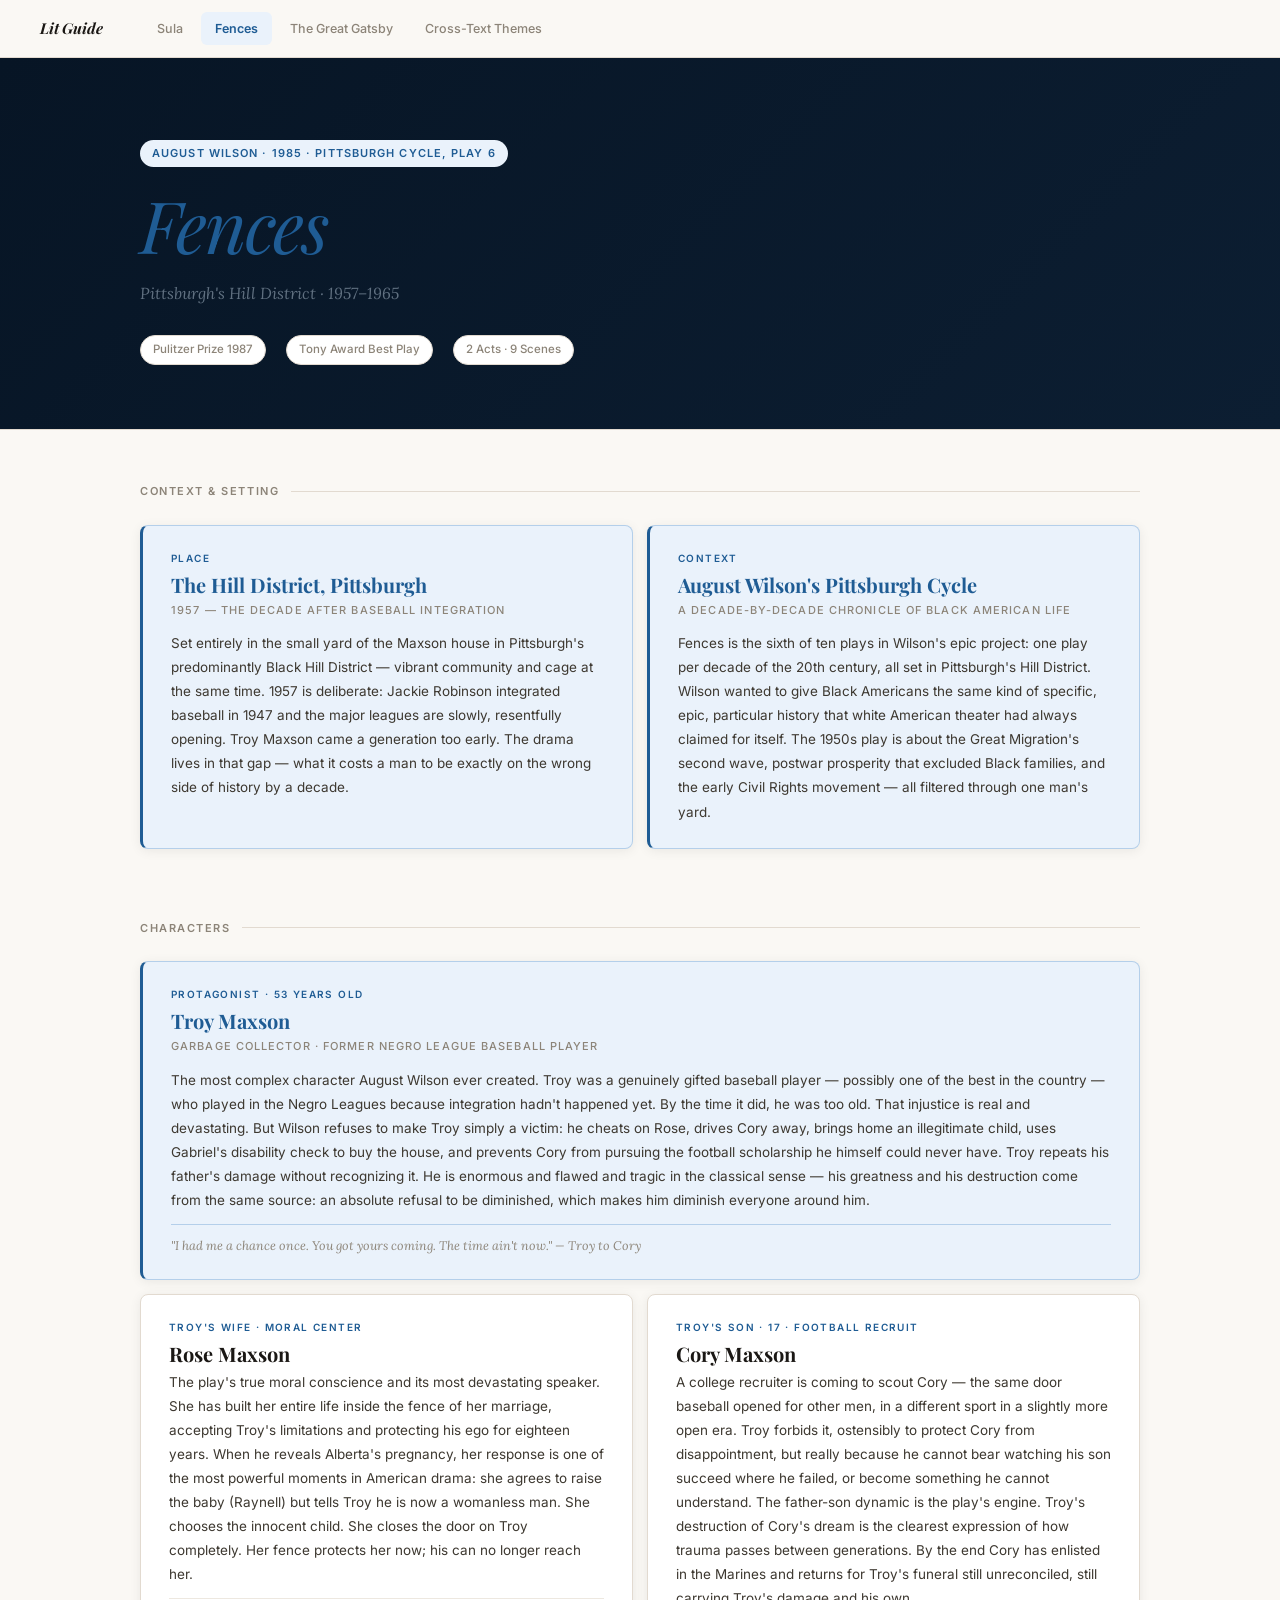
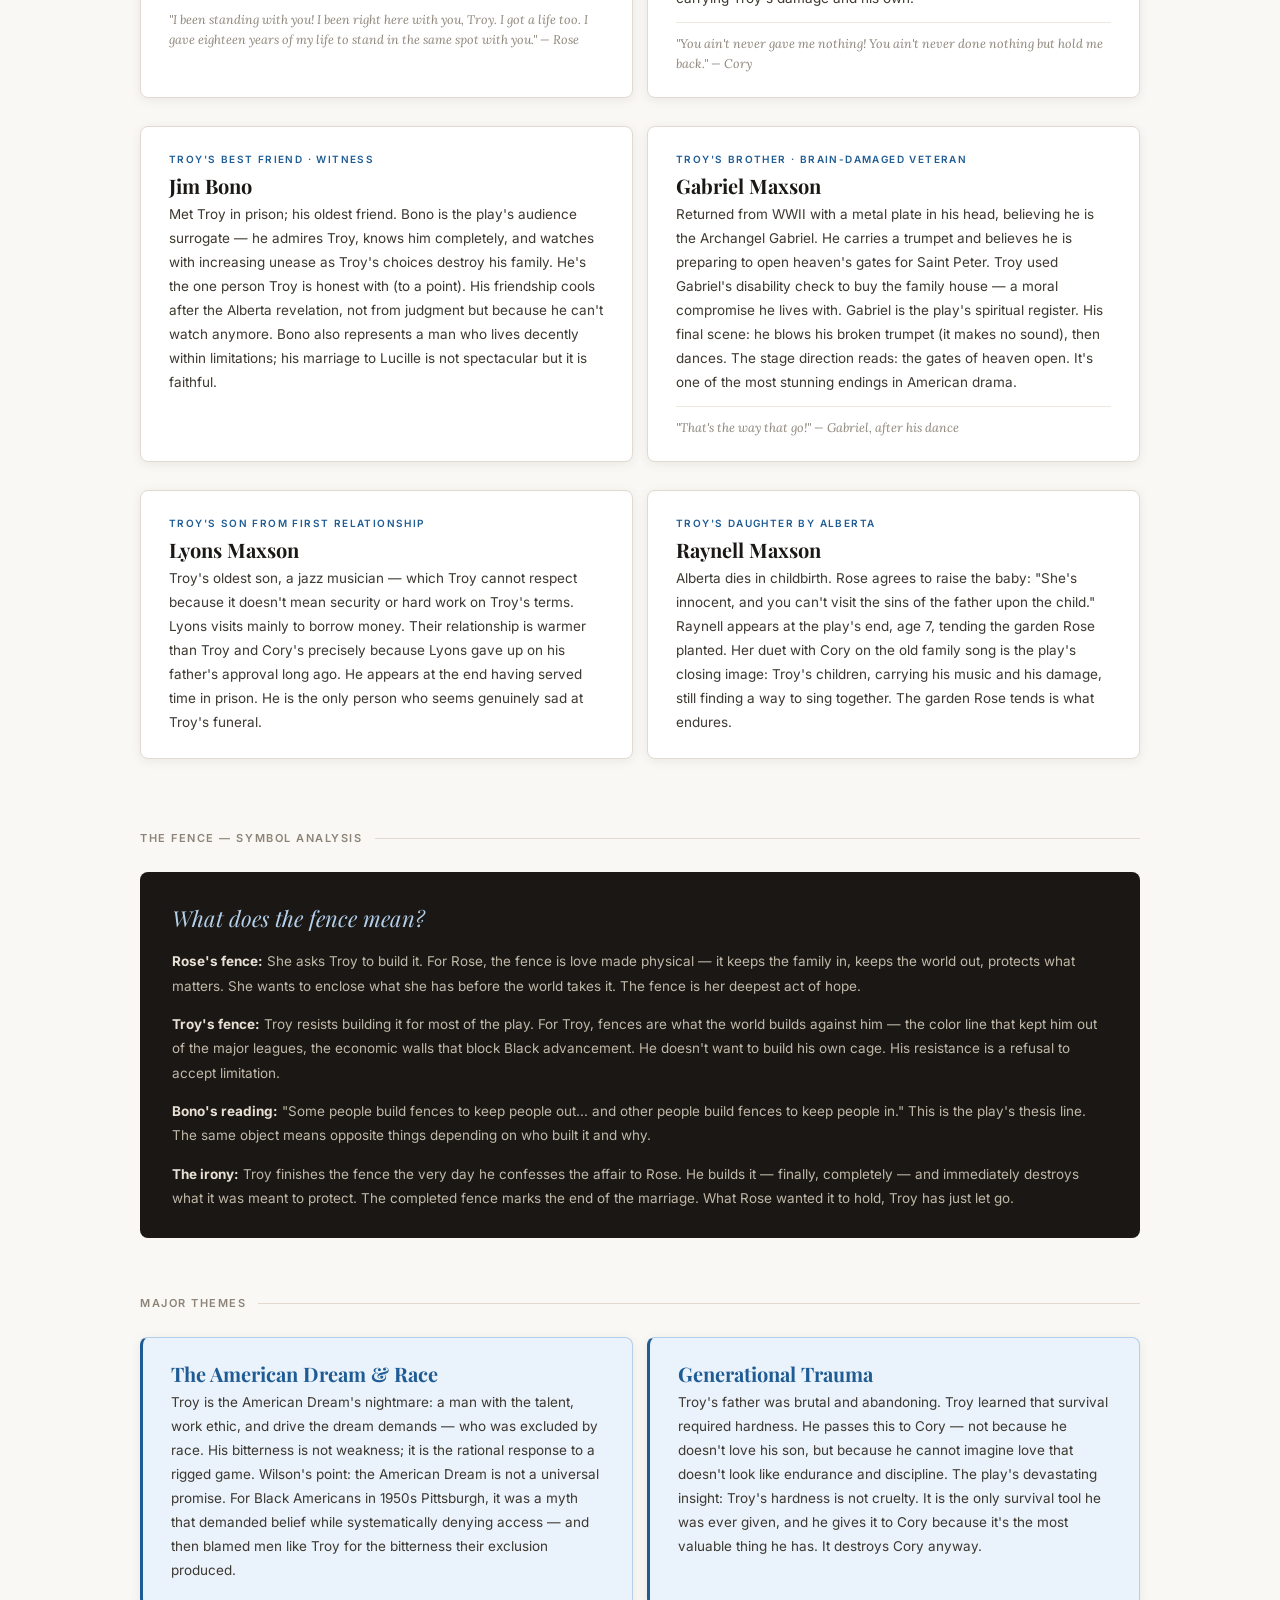
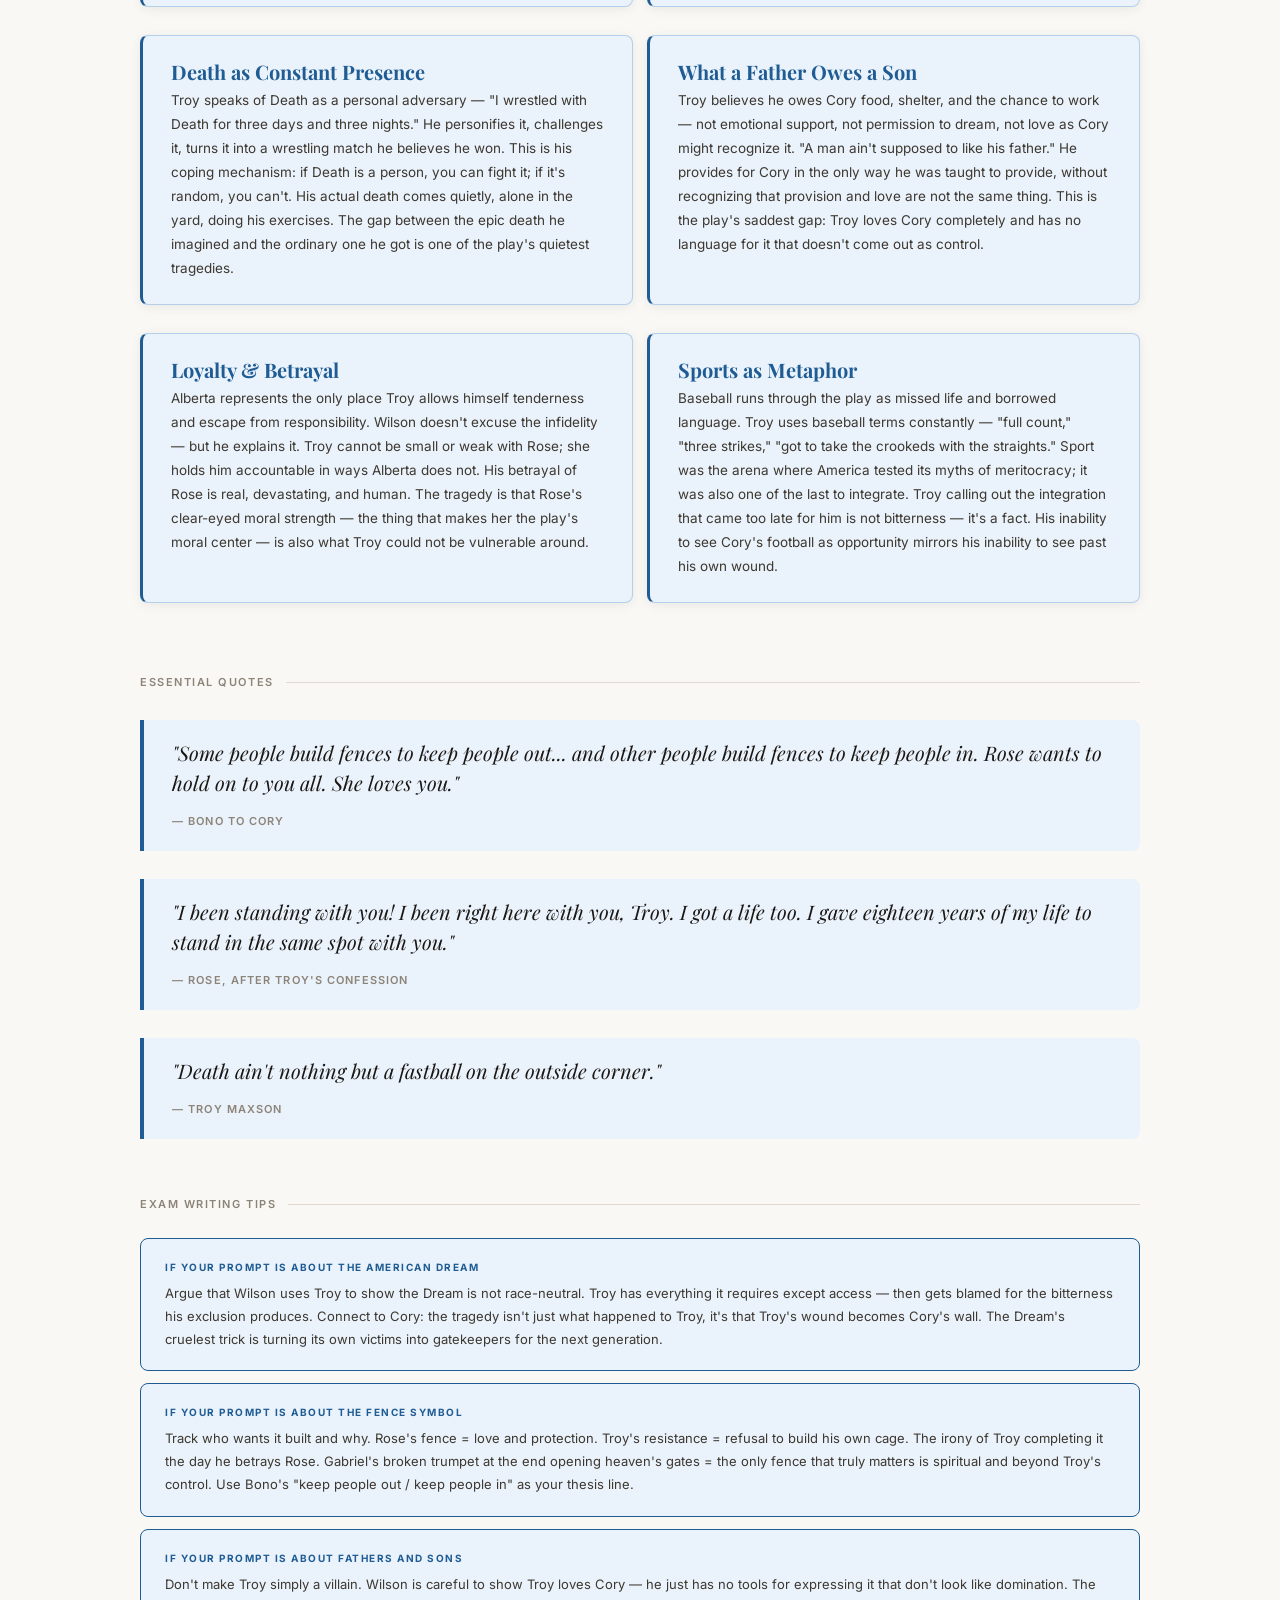
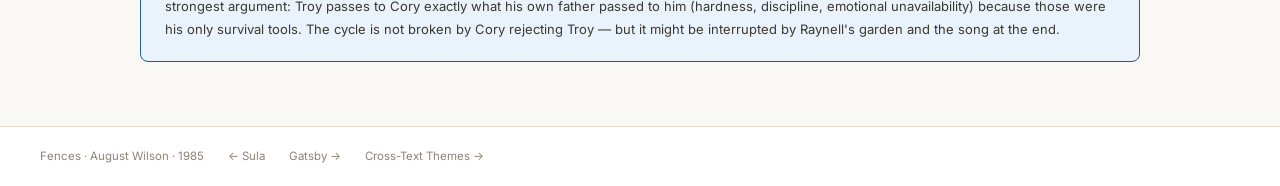
<file: fences.html>
<!DOCTYPE html>
<html lang="en">
<head>
<meta charset="UTF-8">
<meta name="viewport" content="width=device-width, initial-scale=1.0">
<title>Fences · Lit Study Guide</title>
<link rel="stylesheet" href="shared.css">
<style>
:root {
  --accent: var(--fences);
  --accent-light: var(--fences-light);
  --accent-mid: var(--fences-mid);
}
.hero { background: linear-gradient(135deg, #071525 0%, #0C1E32 100%); }
.hero h1, .hero .hero-desc { color: #E8F0F8; }
.hero .hero-desc { color: #607080; }
</style>
</head>
<body>
<nav class="sitenav">
  <a class="sitenav-brand" href="index.html">Lit Guide</a>
  <div class="sitenav-links">
    <a href="sula.html">Sula</a>
    <a href="fences.html" class="active">Fences</a>
    <a href="gatsby.html">The Great Gatsby</a>
    <a href="themes.html">Cross-Text Themes</a>
  </div>
</nav>

<div class="hero">
  <div class="content" style="padding-top:0;padding-bottom:0;">
    <div class="hero-eyebrow fade-up">August Wilson · 1985 · Pittsburgh Cycle, Play 6</div>
    <h1 class="fade-up fade-up-1"><em>Fences</em></h1>
    <p class="hero-desc fade-up fade-up-2">Pittsburgh's Hill District · 1957–1965</p>
    <div class="hero-meta fade-up fade-up-3">
      <span class="hero-tag">Pulitzer Prize 1987</span>
      <span class="hero-tag">Tony Award Best Play</span>
      <span class="hero-tag">2 Acts · 9 Scenes</span>
    </div>
  </div>
</div>

<div class="content">

  <div class="section-hd"><div class="section-hd-text">Context &amp; Setting</div><div class="section-hd-line"></div></div>
  <div class="grid-2">
    <div class="card tinted ruled">
      <div class="card-eyebrow">Place</div>
      <div class="card-title">The Hill District, Pittsburgh</div>
      <div class="card-sub">1957 — The decade after baseball integration</div>
      <div class="card-body">Set entirely in the small yard of the Maxson house in Pittsburgh's predominantly Black Hill District — vibrant community and cage at the same time. 1957 is deliberate: Jackie Robinson integrated baseball in 1947 and the major leagues are slowly, resentfully opening. Troy Maxson came a generation too early. The drama lives in that gap — what it costs a man to be exactly on the wrong side of history by a decade.</div>
    </div>
    <div class="card tinted ruled">
      <div class="card-eyebrow">Context</div>
      <div class="card-title">August Wilson's Pittsburgh Cycle</div>
      <div class="card-sub">A decade-by-decade chronicle of Black American life</div>
      <div class="card-body">Fences is the sixth of ten plays in Wilson's epic project: one play per decade of the 20th century, all set in Pittsburgh's Hill District. Wilson wanted to give Black Americans the same kind of specific, epic, particular history that white American theater had always claimed for itself. The 1950s play is about the Great Migration's second wave, postwar prosperity that excluded Black families, and the early Civil Rights movement — all filtered through one man's yard.</div>
    </div>
  </div>

  <div class="section-hd"><div class="section-hd-text">Characters</div><div class="section-hd-line"></div></div>

  <div class="card ruled tinted">
    <div class="card-eyebrow">Protagonist · 53 years old</div>
    <div class="card-title">Troy Maxson</div>
    <div class="card-sub">Garbage collector · Former Negro League baseball player</div>
    <div class="card-body">The most complex character August Wilson ever created. Troy was a genuinely gifted baseball player — possibly one of the best in the country — who played in the Negro Leagues because integration hadn't happened yet. By the time it did, he was too old. That injustice is real and devastating. But Wilson refuses to make Troy simply a victim: he cheats on Rose, drives Cory away, brings home an illegitimate child, uses Gabriel's disability check to buy the house, and prevents Cory from pursuing the football scholarship he himself could never have. Troy repeats his father's damage without recognizing it. He is enormous and flawed and tragic in the classical sense — his greatness and his destruction come from the same source: an absolute refusal to be diminished, which makes him diminish everyone around him.</div>
    <div class="card-quote">"I had me a chance once. You got yours coming. The time ain't now." — Troy to Cory</div>
  </div>

  <div class="grid-2">
    <div class="card">
      <div class="card-eyebrow">Troy's wife · Moral center</div>
      <div class="card-title">Rose Maxson</div>
      <div class="card-body">The play's true moral conscience and its most devastating speaker. She has built her entire life inside the fence of her marriage, accepting Troy's limitations and protecting his ego for eighteen years. When he reveals Alberta's pregnancy, her response is one of the most powerful moments in American drama: she agrees to raise the baby (Raynell) but tells Troy he is now a womanless man. She chooses the innocent child. She closes the door on Troy completely. Her fence protects her now; his can no longer reach her.</div>
      <div class="card-quote">"I been standing with you! I been right here with you, Troy. I got a life too. I gave eighteen years of my life to stand in the same spot with you." — Rose</div>
    </div>
    <div class="card">
      <div class="card-eyebrow">Troy's son · 17 · Football recruit</div>
      <div class="card-title">Cory Maxson</div>
      <div class="card-body">A college recruiter is coming to scout Cory — the same door baseball opened for other men, in a different sport in a slightly more open era. Troy forbids it, ostensibly to protect Cory from disappointment, but really because he cannot bear watching his son succeed where he failed, or become something he cannot understand. The father-son dynamic is the play's engine. Troy's destruction of Cory's dream is the clearest expression of how trauma passes between generations. By the end Cory has enlisted in the Marines and returns for Troy's funeral still unreconciled, still carrying Troy's damage and his own.</div>
      <div class="card-quote">"You ain't never gave me nothing! You ain't never done nothing but hold me back." — Cory</div>
    </div>
    <div class="card">
      <div class="card-eyebrow">Troy's best friend · Witness</div>
      <div class="card-title">Jim Bono</div>
      <div class="card-body">Met Troy in prison; his oldest friend. Bono is the play's audience surrogate — he admires Troy, knows him completely, and watches with increasing unease as Troy's choices destroy his family. He's the one person Troy is honest with (to a point). His friendship cools after the Alberta revelation, not from judgment but because he can't watch anymore. Bono also represents a man who lives decently within limitations; his marriage to Lucille is not spectacular but it is faithful.</div>
    </div>
    <div class="card">
      <div class="card-eyebrow">Troy's brother · Brain-damaged veteran</div>
      <div class="card-title">Gabriel Maxson</div>
      <div class="card-body">Returned from WWII with a metal plate in his head, believing he is the Archangel Gabriel. He carries a trumpet and believes he is preparing to open heaven's gates for Saint Peter. Troy used Gabriel's disability check to buy the family house — a moral compromise he lives with. Gabriel is the play's spiritual register. His final scene: he blows his broken trumpet (it makes no sound), then dances. The stage direction reads: the gates of heaven open. It's one of the most stunning endings in American drama.</div>
      <div class="card-quote">"That's the way that go!" — Gabriel, after his dance</div>
    </div>
    <div class="card">
      <div class="card-eyebrow">Troy's son from first relationship</div>
      <div class="card-title">Lyons Maxson</div>
      <div class="card-body">Troy's oldest son, a jazz musician — which Troy cannot respect because it doesn't mean security or hard work on Troy's terms. Lyons visits mainly to borrow money. Their relationship is warmer than Troy and Cory's precisely because Lyons gave up on his father's approval long ago. He appears at the end having served time in prison. He is the only person who seems genuinely sad at Troy's funeral.</div>
    </div>
    <div class="card">
      <div class="card-eyebrow">Troy's daughter by Alberta</div>
      <div class="card-title">Raynell Maxson</div>
      <div class="card-body">Alberta dies in childbirth. Rose agrees to raise the baby: "She's innocent, and you can't visit the sins of the father upon the child." Raynell appears at the play's end, age 7, tending the garden Rose planted. Her duet with Cory on the old family song is the play's closing image: Troy's children, carrying his music and his damage, still finding a way to sing together. The garden Rose tends is what endures.</div>
    </div>
  </div>

  <!-- THE FENCE SYMBOL -->
  <div class="section-hd"><div class="section-hd-text">The Fence — Symbol Analysis</div><div class="section-hd-line"></div></div>
  <div class="symbol-box" style="--accent-mid: var(--fences-mid);">
    <div class="symbol-box-title">What does the fence mean?</div>
    <div class="symbol-box-body">
      <p style="margin-bottom:14px;"><strong>Rose's fence:</strong> She asks Troy to build it. For Rose, the fence is love made physical — it keeps the family in, keeps the world out, protects what matters. She wants to enclose what she has before the world takes it. The fence is her deepest act of hope.</p>
      <p style="margin-bottom:14px;"><strong>Troy's fence:</strong> Troy resists building it for most of the play. For Troy, fences are what the world builds against him — the color line that kept him out of the major leagues, the economic walls that block Black advancement. He doesn't want to build his own cage. His resistance is a refusal to accept limitation.</p>
      <p style="margin-bottom:14px;"><strong>Bono's reading:</strong> "Some people build fences to keep people out... and other people build fences to keep people in." This is the play's thesis line. The same object means opposite things depending on who built it and why.</p>
      <p><strong>The irony:</strong> Troy finishes the fence the very day he confesses the affair to Rose. He builds it — finally, completely — and immediately destroys what it was meant to protect. The completed fence marks the end of the marriage. What Rose wanted it to hold, Troy has just let go.</p>
    </div>
  </div>

  <!-- THEMES -->
  <div class="section-hd"><div class="section-hd-text">Major Themes</div><div class="section-hd-line"></div></div>
  <div class="grid-2">
    <div class="card tinted ruled">
      <div class="card-title">The American Dream &amp; Race</div>
      <div class="card-body">Troy is the American Dream's nightmare: a man with the talent, work ethic, and drive the dream demands — who was excluded by race. His bitterness is not weakness; it is the rational response to a rigged game. Wilson's point: the American Dream is not a universal promise. For Black Americans in 1950s Pittsburgh, it was a myth that demanded belief while systematically denying access — and then blamed men like Troy for the bitterness their exclusion produced.</div>
    </div>
    <div class="card tinted ruled">
      <div class="card-title">Generational Trauma</div>
      <div class="card-body">Troy's father was brutal and abandoning. Troy learned that survival required hardness. He passes this to Cory — not because he doesn't love his son, but because he cannot imagine love that doesn't look like endurance and discipline. The play's devastating insight: Troy's hardness is not cruelty. It is the only survival tool he was ever given, and he gives it to Cory because it's the most valuable thing he has. It destroys Cory anyway.</div>
    </div>
    <div class="card tinted ruled">
      <div class="card-title">Death as Constant Presence</div>
      <div class="card-body">Troy speaks of Death as a personal adversary — "I wrestled with Death for three days and three nights." He personifies it, challenges it, turns it into a wrestling match he believes he won. This is his coping mechanism: if Death is a person, you can fight it; if it's random, you can't. His actual death comes quietly, alone in the yard, doing his exercises. The gap between the epic death he imagined and the ordinary one he got is one of the play's quietest tragedies.</div>
    </div>
    <div class="card tinted ruled">
      <div class="card-title">What a Father Owes a Son</div>
      <div class="card-body">Troy believes he owes Cory food, shelter, and the chance to work — not emotional support, not permission to dream, not love as Cory might recognize it. "A man ain't supposed to like his father." He provides for Cory in the only way he was taught to provide, without recognizing that provision and love are not the same thing. This is the play's saddest gap: Troy loves Cory completely and has no language for it that doesn't come out as control.</div>
    </div>
    <div class="card tinted ruled">
      <div class="card-title">Loyalty &amp; Betrayal</div>
      <div class="card-body">Alberta represents the only place Troy allows himself tenderness and escape from responsibility. Wilson doesn't excuse the infidelity — but he explains it. Troy cannot be small or weak with Rose; she holds him accountable in ways Alberta does not. His betrayal of Rose is real, devastating, and human. The tragedy is that Rose's clear-eyed moral strength — the thing that makes her the play's moral center — is also what Troy could not be vulnerable around.</div>
    </div>
    <div class="card tinted ruled">
      <div class="card-title">Sports as Metaphor</div>
      <div class="card-body">Baseball runs through the play as missed life and borrowed language. Troy uses baseball terms constantly — "full count," "three strikes," "got to take the crookeds with the straights." Sport was the arena where America tested its myths of meritocracy; it was also one of the last to integrate. Troy calling out the integration that came too late for him is not bitterness — it's a fact. His inability to see Cory's football as opportunity mirrors his inability to see past his own wound.</div>
    </div>
  </div>

  <!-- QUOTES -->
  <div class="section-hd"><div class="section-hd-text">Essential Quotes</div><div class="section-hd-line"></div></div>
  <div class="pull-quote">
    <p>"Some people build fences to keep people out... and other people build fences to keep people in. Rose wants to hold on to you all. She loves you."</p>
    <cite>— Bono to Cory</cite>
  </div>
  <div class="pull-quote">
    <p>"I been standing with you! I been right here with you, Troy. I got a life too. I gave eighteen years of my life to stand in the same spot with you."</p>
    <cite>— Rose, after Troy's confession</cite>
  </div>
  <div class="pull-quote">
    <p>"Death ain't nothing but a fastball on the outside corner."</p>
    <cite>— Troy Maxson</cite>
  </div>

  <!-- EXAM TIPS -->
  <div class="section-hd"><div class="section-hd-text">Exam Writing Tips</div><div class="section-hd-line"></div></div>
  <div class="exam-tip">
    <div class="exam-tip-label">If your prompt is about the American Dream</div>
    <div class="exam-tip-body">Argue that Wilson uses Troy to show the Dream is not race-neutral. Troy has everything it requires except access — then gets blamed for the bitterness his exclusion produces. Connect to Cory: the tragedy isn't just what happened to Troy, it's that Troy's wound becomes Cory's wall. The Dream's cruelest trick is turning its own victims into gatekeepers for the next generation.</div>
  </div>
  <div class="exam-tip">
    <div class="exam-tip-label">If your prompt is about the fence symbol</div>
    <div class="exam-tip-body">Track who wants it built and why. Rose's fence = love and protection. Troy's resistance = refusal to build his own cage. The irony of Troy completing it the day he betrays Rose. Gabriel's broken trumpet at the end opening heaven's gates = the only fence that truly matters is spiritual and beyond Troy's control. Use Bono's "keep people out / keep people in" as your thesis line.</div>
  </div>
  <div class="exam-tip">
    <div class="exam-tip-label">If your prompt is about fathers and sons</div>
    <div class="exam-tip-body">Don't make Troy simply a villain. Wilson is careful to show Troy loves Cory — he just has no tools for expressing it that don't look like domination. The strongest argument: Troy passes to Cory exactly what his own father passed to him (hardness, discipline, emotional unavailability) because those were his only survival tools. The cycle is not broken by Cory rejecting Troy — but it might be interrupted by Raynell's garden and the song at the end.</div>
  </div>

</div>
<footer class="site-footer">
  <span>Fences · August Wilson · 1985</span>
  <a href="sula.html">← Sula</a>
  <a href="gatsby.html">Gatsby →</a>
  <a href="themes.html">Cross-Text Themes →</a>
</footer>
</body>
</html>
</file>
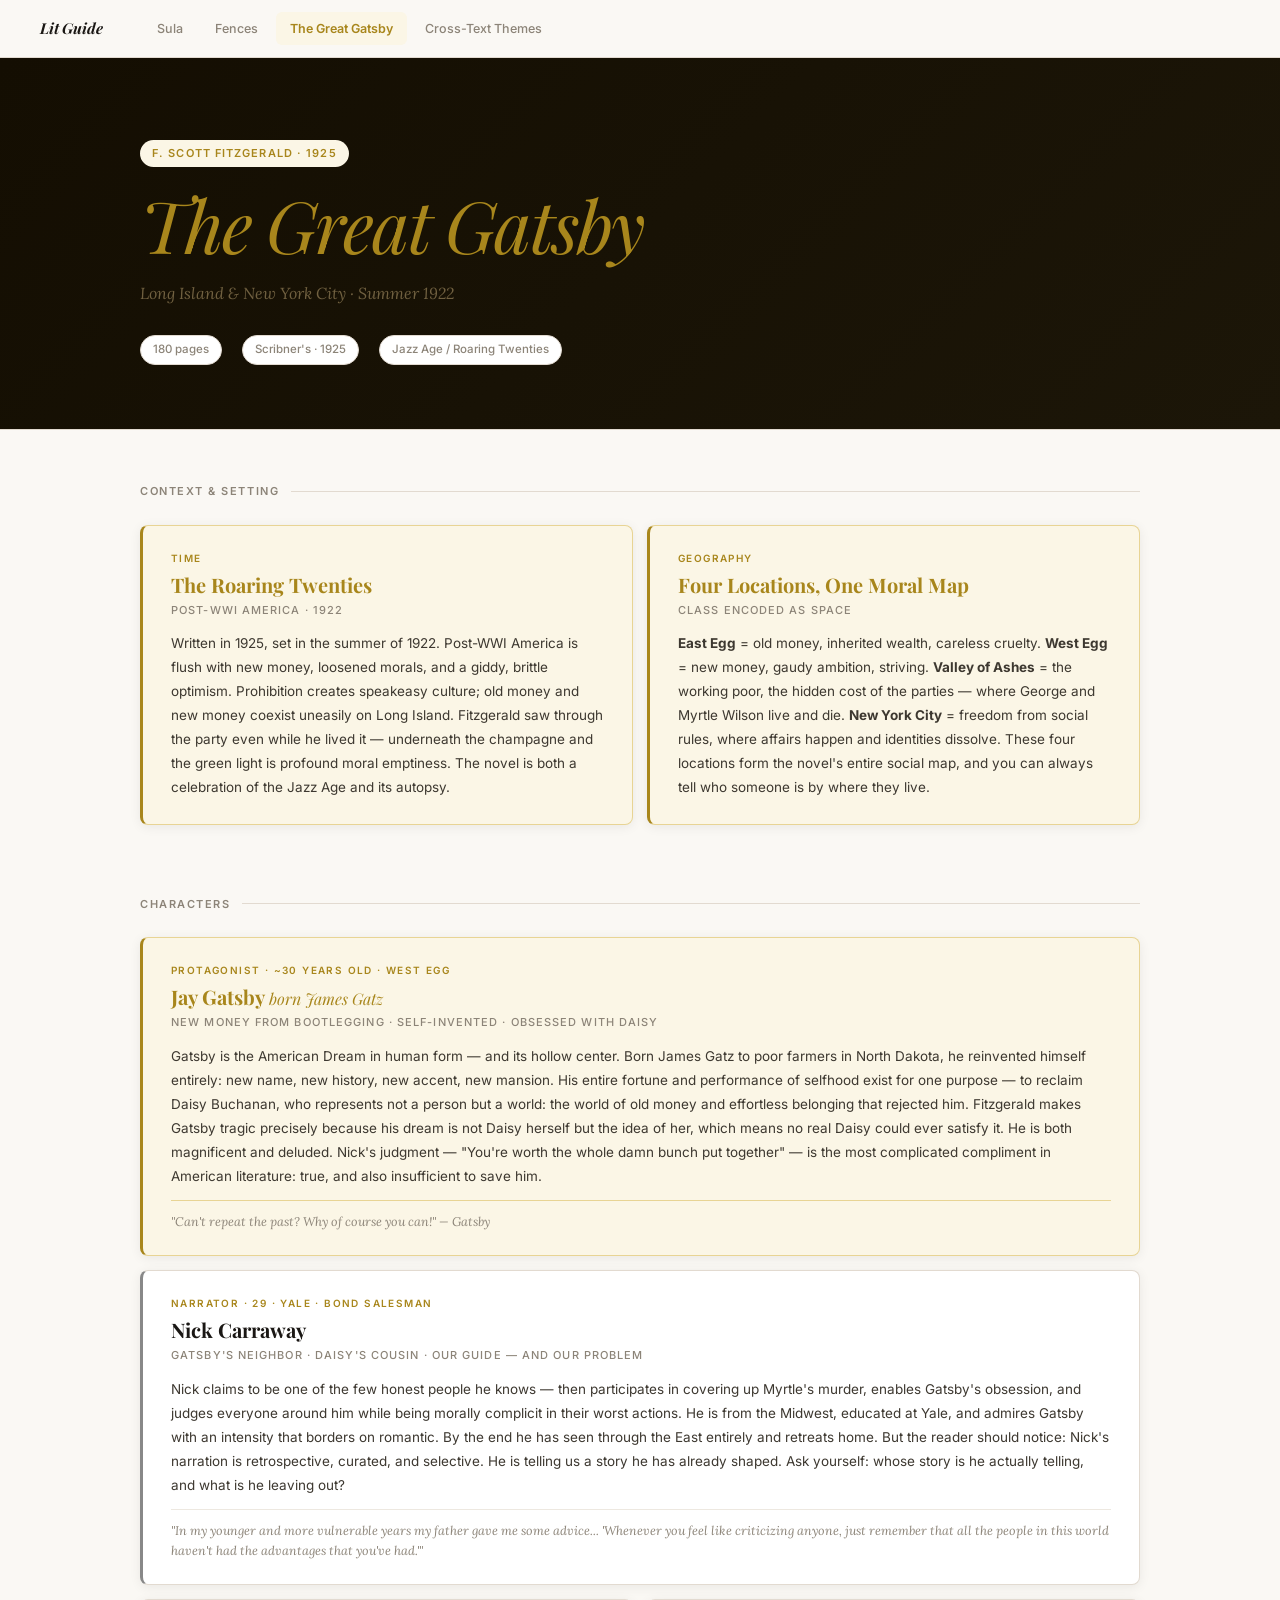
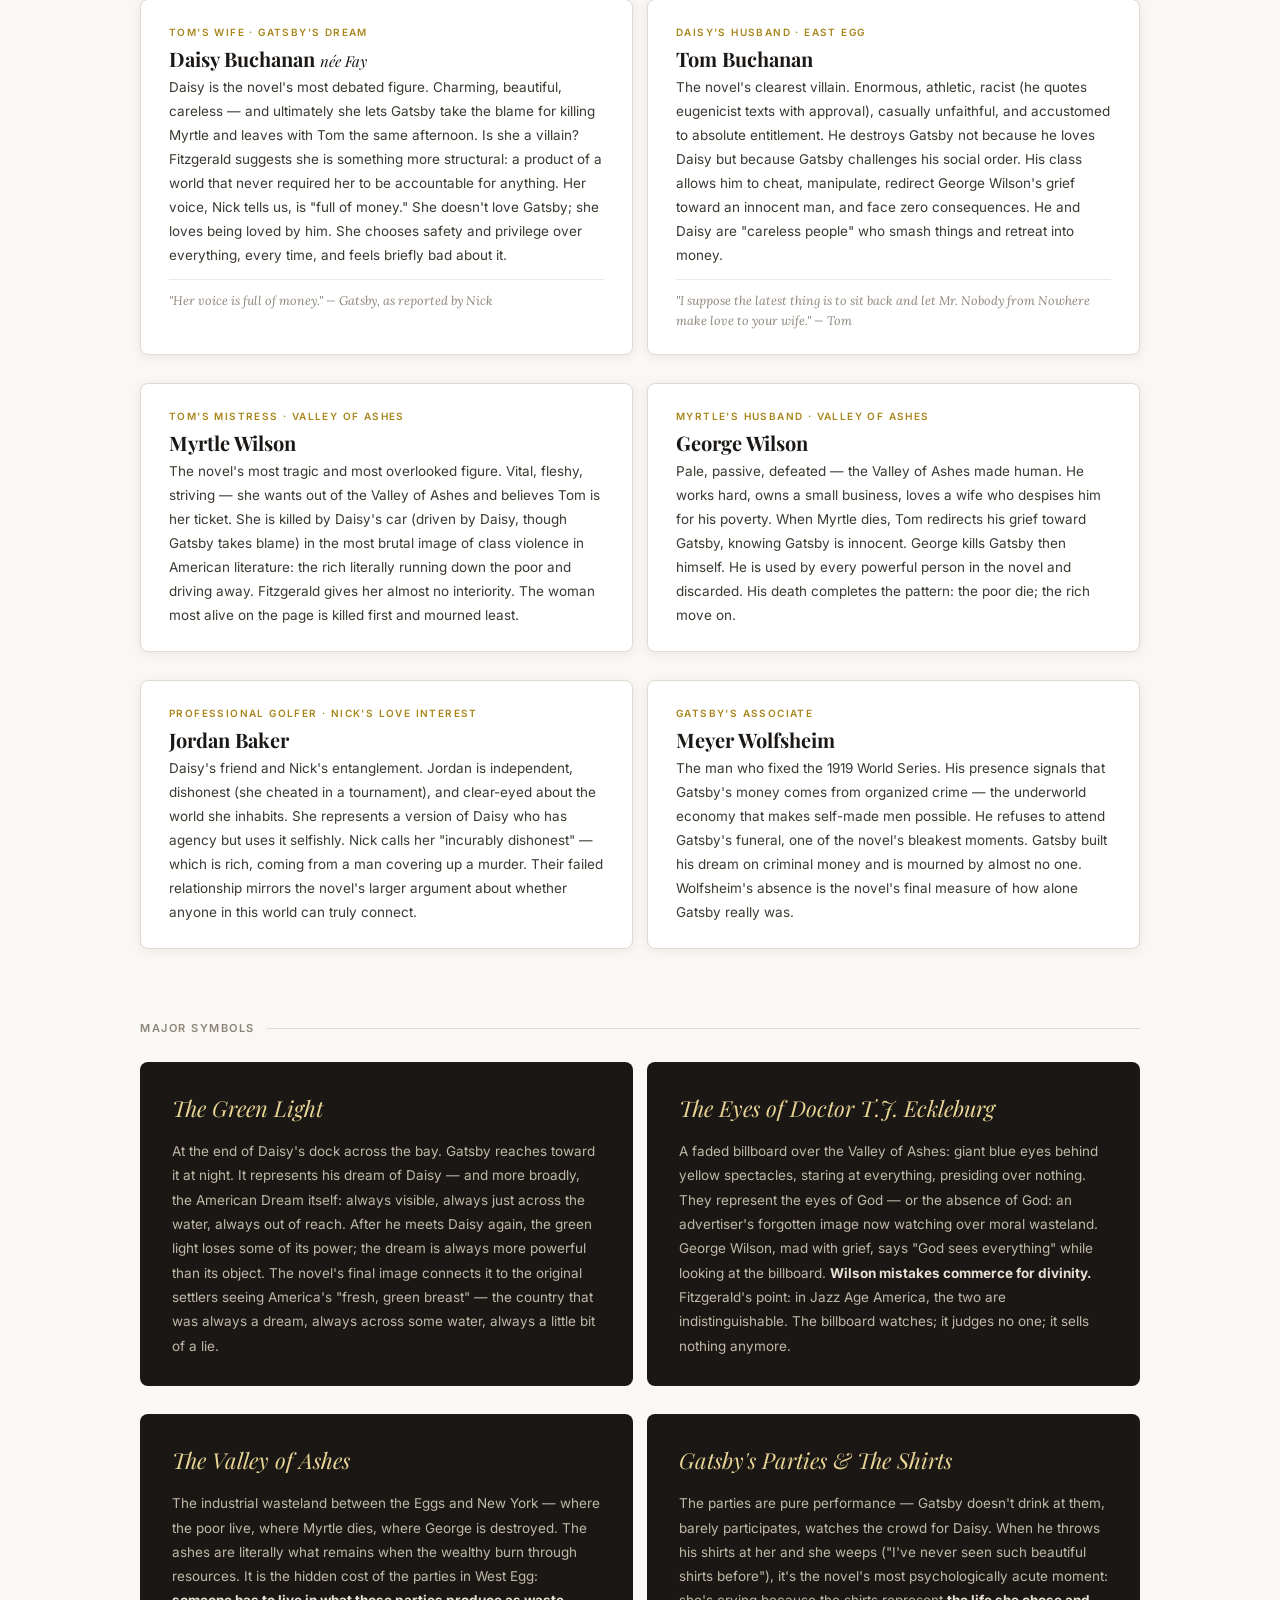
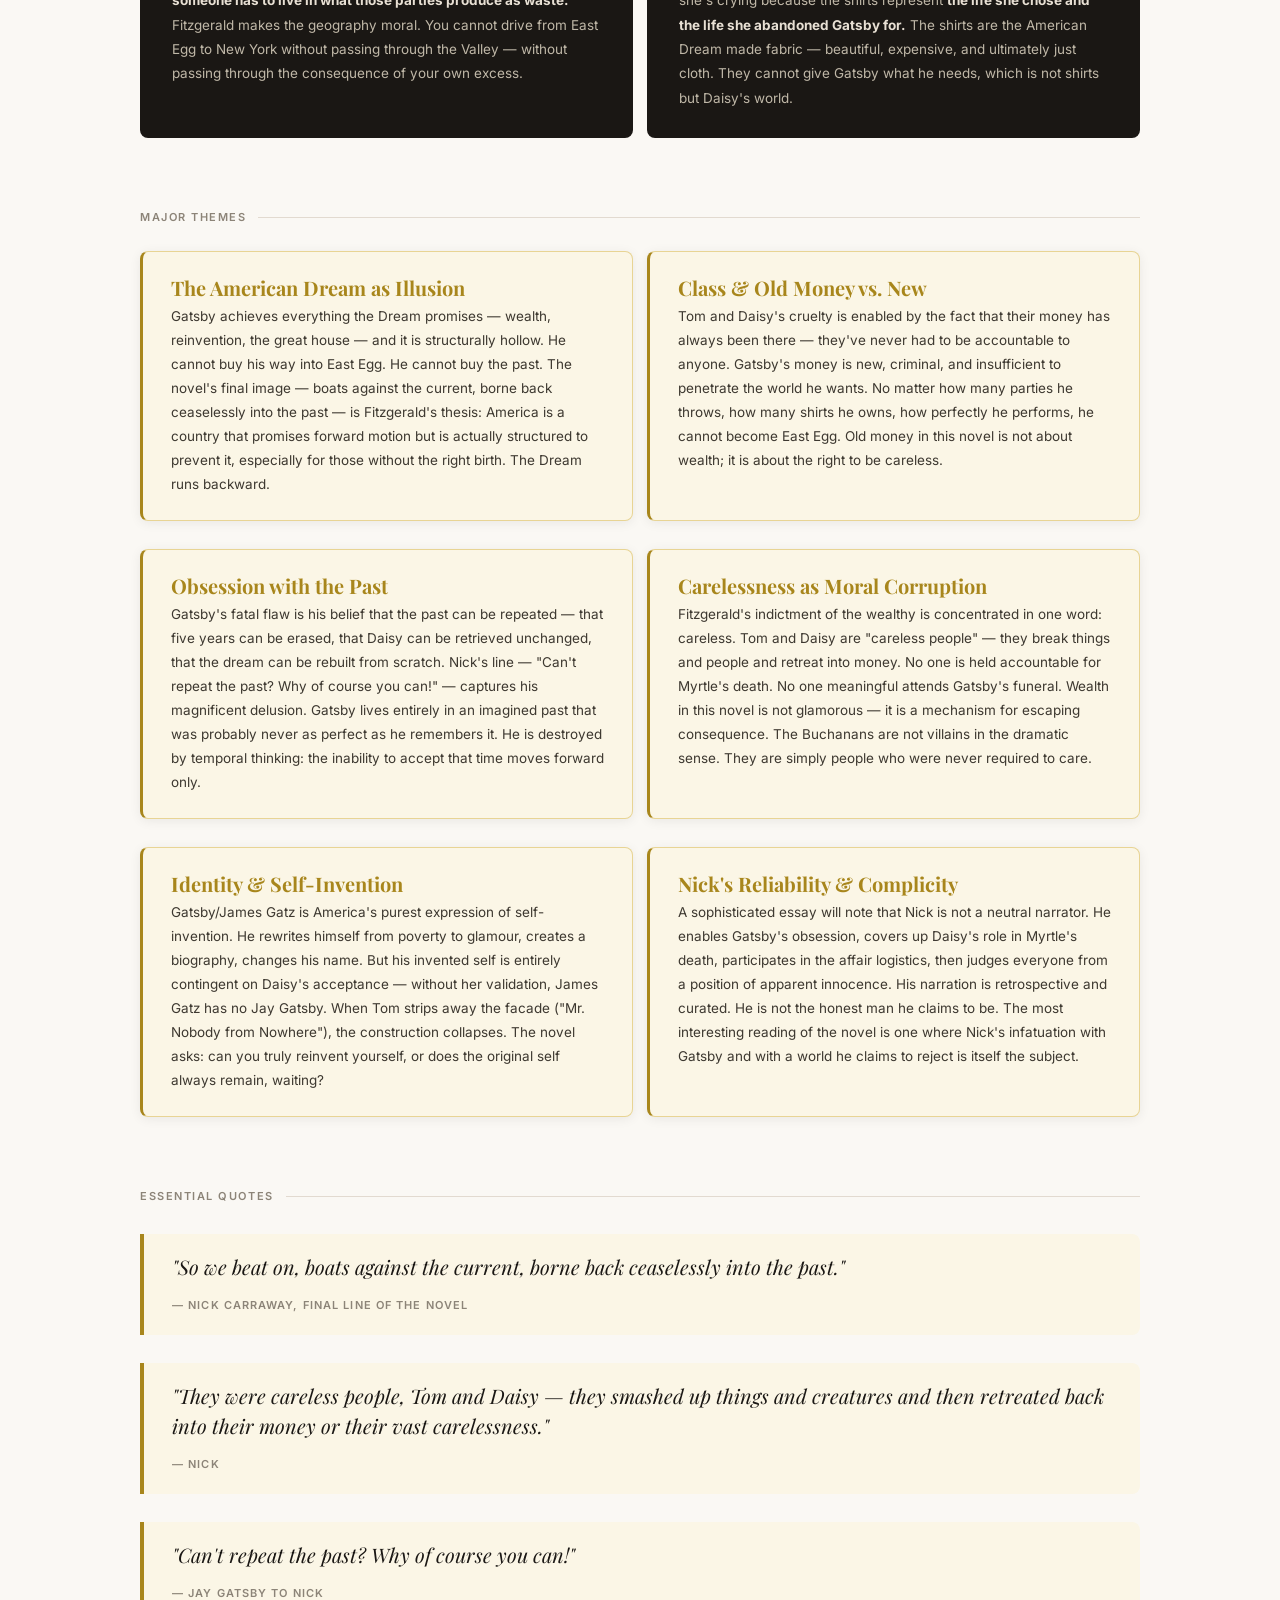
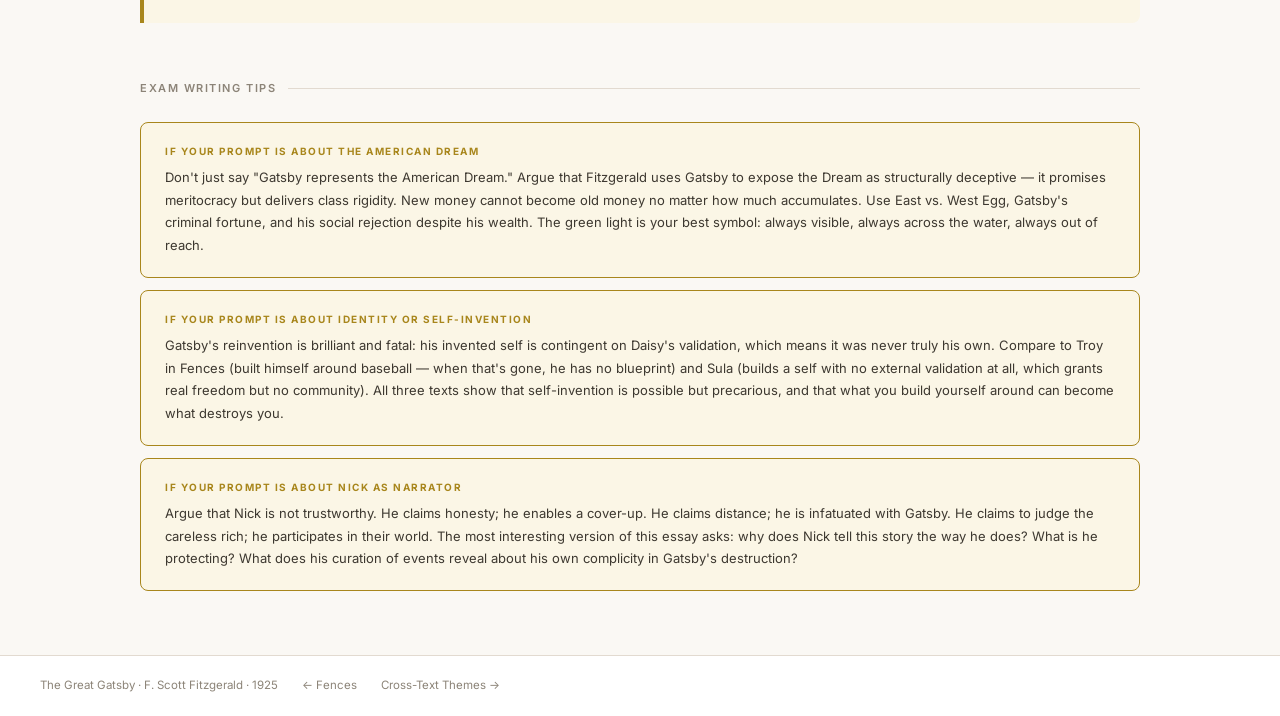
<file: gatsby.html>
<!DOCTYPE html>
<html lang="en">
<head>
<meta charset="UTF-8">
<meta name="viewport" content="width=device-width, initial-scale=1.0">
<title>The Great Gatsby · Lit Study Guide</title>
<link rel="stylesheet" href="shared.css">
<style>
:root {
  --accent: var(--gatsby);
  --accent-light: var(--gatsby-light);
  --accent-mid: var(--gatsby-mid);
}
.hero { background: linear-gradient(135deg, #140E02 0%, #1C1608 100%); }
.hero h1, .hero .hero-desc { color: #F8F0D8; }
.hero .hero-desc { color: #706040; }
</style>
</head>
<body>
<nav class="sitenav">
  <a class="sitenav-brand" href="index.html">Lit Guide</a>
  <div class="sitenav-links">
    <a href="sula.html">Sula</a>
    <a href="fences.html">Fences</a>
    <a href="gatsby.html" class="active">The Great Gatsby</a>
    <a href="themes.html">Cross-Text Themes</a>
  </div>
</nav>

<div class="hero">
  <div class="content" style="padding-top:0;padding-bottom:0;">
    <div class="hero-eyebrow fade-up">F. Scott Fitzgerald · 1925</div>
    <h1 class="fade-up fade-up-1"><em>The Great Gatsby</em></h1>
    <p class="hero-desc fade-up fade-up-2">Long Island &amp; New York City · Summer 1922</p>
    <div class="hero-meta fade-up fade-up-3">
      <span class="hero-tag">180 pages</span>
      <span class="hero-tag">Scribner's · 1925</span>
      <span class="hero-tag">Jazz Age / Roaring Twenties</span>
    </div>
  </div>
</div>

<div class="content">

  <div class="section-hd"><div class="section-hd-text">Context &amp; Setting</div><div class="section-hd-line"></div></div>
  <div class="grid-2">
    <div class="card tinted ruled">
      <div class="card-eyebrow">Time</div>
      <div class="card-title">The Roaring Twenties</div>
      <div class="card-sub">Post-WWI America · 1922</div>
      <div class="card-body">Written in 1925, set in the summer of 1922. Post-WWI America is flush with new money, loosened morals, and a giddy, brittle optimism. Prohibition creates speakeasy culture; old money and new money coexist uneasily on Long Island. Fitzgerald saw through the party even while he lived it — underneath the champagne and the green light is profound moral emptiness. The novel is both a celebration of the Jazz Age and its autopsy.</div>
    </div>
    <div class="card tinted ruled">
      <div class="card-eyebrow">Geography</div>
      <div class="card-title">Four Locations, One Moral Map</div>
      <div class="card-sub">Class encoded as space</div>
      <div class="card-body"><strong>East Egg</strong> = old money, inherited wealth, careless cruelty. <strong>West Egg</strong> = new money, gaudy ambition, striving. <strong>Valley of Ashes</strong> = the working poor, the hidden cost of the parties — where George and Myrtle Wilson live and die. <strong>New York City</strong> = freedom from social rules, where affairs happen and identities dissolve. These four locations form the novel's entire social map, and you can always tell who someone is by where they live.</div>
    </div>
  </div>

  <div class="section-hd"><div class="section-hd-text">Characters</div><div class="section-hd-line"></div></div>

  <div class="card ruled tinted">
    <div class="card-eyebrow">Protagonist · ~30 years old · West Egg</div>
    <div class="card-title">Jay Gatsby <span style="font-weight:400;font-style:italic;font-size:16px;">born James Gatz</span></div>
    <div class="card-sub">New money from bootlegging · Self-invented · Obsessed with Daisy</div>
    <div class="card-body">Gatsby is the American Dream in human form — and its hollow center. Born James Gatz to poor farmers in North Dakota, he reinvented himself entirely: new name, new history, new accent, new mansion. His entire fortune and performance of selfhood exist for one purpose — to reclaim Daisy Buchanan, who represents not a person but a world: the world of old money and effortless belonging that rejected him. Fitzgerald makes Gatsby tragic precisely because his dream is not Daisy herself but the idea of her, which means no real Daisy could ever satisfy it. He is both magnificent and deluded. Nick's judgment — "You're worth the whole damn bunch put together" — is the most complicated compliment in American literature: true, and also insufficient to save him.</div>
    <div class="card-quote">"Can't repeat the past? Why of course you can!" — Gatsby</div>
  </div>

  <div class="card ruled" style="border-left-color:#888;">
    <div class="card-eyebrow">Narrator · 29 · Yale · Bond salesman</div>
    <div class="card-title">Nick Carraway</div>
    <div class="card-sub">Gatsby's neighbor · Daisy's cousin · Our guide — and our problem</div>
    <div class="card-body">Nick claims to be one of the few honest people he knows — then participates in covering up Myrtle's murder, enables Gatsby's obsession, and judges everyone around him while being morally complicit in their worst actions. He is from the Midwest, educated at Yale, and admires Gatsby with an intensity that borders on romantic. By the end he has seen through the East entirely and retreats home. But the reader should notice: Nick's narration is retrospective, curated, and selective. He is telling us a story he has already shaped. Ask yourself: whose story is he actually telling, and what is he leaving out?</div>
    <div class="card-quote">"In my younger and more vulnerable years my father gave me some advice... 'Whenever you feel like criticizing anyone, just remember that all the people in this world haven't had the advantages that you've had.'"</div>
  </div>

  <div class="grid-2">
    <div class="card">
      <div class="card-eyebrow">Tom's wife · Gatsby's dream</div>
      <div class="card-title">Daisy Buchanan <span style="font-weight:400;font-style:italic;font-size:15px;">née Fay</span></div>
      <div class="card-body">Daisy is the novel's most debated figure. Charming, beautiful, careless — and ultimately she lets Gatsby take the blame for killing Myrtle and leaves with Tom the same afternoon. Is she a villain? Fitzgerald suggests she is something more structural: a product of a world that never required her to be accountable for anything. Her voice, Nick tells us, is "full of money." She doesn't love Gatsby; she loves being loved by him. She chooses safety and privilege over everything, every time, and feels briefly bad about it.</div>
      <div class="card-quote">"Her voice is full of money." — Gatsby, as reported by Nick</div>
    </div>
    <div class="card">
      <div class="card-eyebrow">Daisy's husband · East Egg</div>
      <div class="card-title">Tom Buchanan</div>
      <div class="card-body">The novel's clearest villain. Enormous, athletic, racist (he quotes eugenicist texts with approval), casually unfaithful, and accustomed to absolute entitlement. He destroys Gatsby not because he loves Daisy but because Gatsby challenges his social order. His class allows him to cheat, manipulate, redirect George Wilson's grief toward an innocent man, and face zero consequences. He and Daisy are "careless people" who smash things and retreat into money.</div>
      <div class="card-quote">"I suppose the latest thing is to sit back and let Mr. Nobody from Nowhere make love to your wife." — Tom</div>
    </div>
    <div class="card">
      <div class="card-eyebrow">Tom's mistress · Valley of Ashes</div>
      <div class="card-title">Myrtle Wilson</div>
      <div class="card-body">The novel's most tragic and most overlooked figure. Vital, fleshy, striving — she wants out of the Valley of Ashes and believes Tom is her ticket. She is killed by Daisy's car (driven by Daisy, though Gatsby takes blame) in the most brutal image of class violence in American literature: the rich literally running down the poor and driving away. Fitzgerald gives her almost no interiority. The woman most alive on the page is killed first and mourned least.</div>
    </div>
    <div class="card">
      <div class="card-eyebrow">Myrtle's husband · Valley of Ashes</div>
      <div class="card-title">George Wilson</div>
      <div class="card-body">Pale, passive, defeated — the Valley of Ashes made human. He works hard, owns a small business, loves a wife who despises him for his poverty. When Myrtle dies, Tom redirects his grief toward Gatsby, knowing Gatsby is innocent. George kills Gatsby then himself. He is used by every powerful person in the novel and discarded. His death completes the pattern: the poor die; the rich move on.</div>
    </div>
    <div class="card">
      <div class="card-eyebrow">Professional golfer · Nick's love interest</div>
      <div class="card-title">Jordan Baker</div>
      <div class="card-body">Daisy's friend and Nick's entanglement. Jordan is independent, dishonest (she cheated in a tournament), and clear-eyed about the world she inhabits. She represents a version of Daisy who has agency but uses it selfishly. Nick calls her "incurably dishonest" — which is rich, coming from a man covering up a murder. Their failed relationship mirrors the novel's larger argument about whether anyone in this world can truly connect.</div>
    </div>
    <div class="card">
      <div class="card-eyebrow">Gatsby's associate</div>
      <div class="card-title">Meyer Wolfsheim</div>
      <div class="card-body">The man who fixed the 1919 World Series. His presence signals that Gatsby's money comes from organized crime — the underworld economy that makes self-made men possible. He refuses to attend Gatsby's funeral, one of the novel's bleakest moments. Gatsby built his dream on criminal money and is mourned by almost no one. Wolfsheim's absence is the novel's final measure of how alone Gatsby really was.</div>
    </div>
  </div>

  <!-- SYMBOLS -->
  <div class="section-hd"><div class="section-hd-text">Major Symbols</div><div class="section-hd-line"></div></div>
  <div class="grid-2">
    <div class="symbol-box" style="--accent-mid: var(--gatsby-mid);">
      <div class="symbol-box-title">The Green Light</div>
      <div class="symbol-box-body">At the end of Daisy's dock across the bay. Gatsby reaches toward it at night. It represents his dream of Daisy — and more broadly, the American Dream itself: always visible, always just across the water, always out of reach. After he meets Daisy again, the green light loses some of its power; the dream is always more powerful than its object. The novel's final image connects it to the original settlers seeing America's "fresh, green breast" — the country that was always a dream, always across some water, always a little bit of a lie.</div>
    </div>
    <div class="symbol-box" style="--accent-mid: var(--gatsby-mid);">
      <div class="symbol-box-title">The Eyes of Doctor T.J. Eckleburg</div>
      <div class="symbol-box-body">A faded billboard over the Valley of Ashes: giant blue eyes behind yellow spectacles, staring at everything, presiding over nothing. They represent the eyes of God — or the absence of God: an advertiser's forgotten image now watching over moral wasteland. George Wilson, mad with grief, says "God sees everything" while looking at the billboard. <strong>Wilson mistakes commerce for divinity.</strong> Fitzgerald's point: in Jazz Age America, the two are indistinguishable. The billboard watches; it judges no one; it sells nothing anymore.</div>
    </div>
    <div class="symbol-box" style="--accent-mid: var(--gatsby-mid);">
      <div class="symbol-box-title">The Valley of Ashes</div>
      <div class="symbol-box-body">The industrial wasteland between the Eggs and New York — where the poor live, where Myrtle dies, where George is destroyed. The ashes are literally what remains when the wealthy burn through resources. It is the hidden cost of the parties in West Egg: <strong>someone has to live in what those parties produce as waste.</strong> Fitzgerald makes the geography moral. You cannot drive from East Egg to New York without passing through the Valley — without passing through the consequence of your own excess.</div>
    </div>
    <div class="symbol-box" style="--accent-mid: var(--gatsby-mid);">
      <div class="symbol-box-title">Gatsby's Parties &amp; The Shirts</div>
      <div class="symbol-box-body">The parties are pure performance — Gatsby doesn't drink at them, barely participates, watches the crowd for Daisy. When he throws his shirts at her and she weeps ("I've never seen such beautiful shirts before"), it's the novel's most psychologically acute moment: she's crying because the shirts represent <strong>the life she chose and the life she abandoned Gatsby for.</strong> The shirts are the American Dream made fabric — beautiful, expensive, and ultimately just cloth. They cannot give Gatsby what he needs, which is not shirts but Daisy's world.</div>
    </div>
  </div>

  <!-- THEMES -->
  <div class="section-hd"><div class="section-hd-text">Major Themes</div><div class="section-hd-line"></div></div>
  <div class="grid-2">
    <div class="card tinted ruled">
      <div class="card-title">The American Dream as Illusion</div>
      <div class="card-body">Gatsby achieves everything the Dream promises — wealth, reinvention, the great house — and it is structurally hollow. He cannot buy his way into East Egg. He cannot buy the past. The novel's final image — boats against the current, borne back ceaselessly into the past — is Fitzgerald's thesis: America is a country that promises forward motion but is actually structured to prevent it, especially for those without the right birth. The Dream runs backward.</div>
    </div>
    <div class="card tinted ruled">
      <div class="card-title">Class &amp; Old Money vs. New</div>
      <div class="card-body">Tom and Daisy's cruelty is enabled by the fact that their money has always been there — they've never had to be accountable to anyone. Gatsby's money is new, criminal, and insufficient to penetrate the world he wants. No matter how many parties he throws, how many shirts he owns, how perfectly he performs, he cannot become East Egg. Old money in this novel is not about wealth; it is about the right to be careless.</div>
    </div>
    <div class="card tinted ruled">
      <div class="card-title">Obsession with the Past</div>
      <div class="card-body">Gatsby's fatal flaw is his belief that the past can be repeated — that five years can be erased, that Daisy can be retrieved unchanged, that the dream can be rebuilt from scratch. Nick's line — "Can't repeat the past? Why of course you can!" — captures his magnificent delusion. Gatsby lives entirely in an imagined past that was probably never as perfect as he remembers it. He is destroyed by temporal thinking: the inability to accept that time moves forward only.</div>
    </div>
    <div class="card tinted ruled">
      <div class="card-title">Carelessness as Moral Corruption</div>
      <div class="card-body">Fitzgerald's indictment of the wealthy is concentrated in one word: careless. Tom and Daisy are "careless people" — they break things and people and retreat into money. No one is held accountable for Myrtle's death. No one meaningful attends Gatsby's funeral. Wealth in this novel is not glamorous — it is a mechanism for escaping consequence. The Buchanans are not villains in the dramatic sense. They are simply people who were never required to care.</div>
    </div>
    <div class="card tinted ruled">
      <div class="card-title">Identity &amp; Self-Invention</div>
      <div class="card-body">Gatsby/James Gatz is America's purest expression of self-invention. He rewrites himself from poverty to glamour, creates a biography, changes his name. But his invented self is entirely contingent on Daisy's acceptance — without her validation, James Gatz has no Jay Gatsby. When Tom strips away the facade ("Mr. Nobody from Nowhere"), the construction collapses. The novel asks: can you truly reinvent yourself, or does the original self always remain, waiting?</div>
    </div>
    <div class="card tinted ruled">
      <div class="card-title">Nick's Reliability &amp; Complicity</div>
      <div class="card-body">A sophisticated essay will note that Nick is not a neutral narrator. He enables Gatsby's obsession, covers up Daisy's role in Myrtle's death, participates in the affair logistics, then judges everyone from a position of apparent innocence. His narration is retrospective and curated. He is not the honest man he claims to be. The most interesting reading of the novel is one where Nick's infatuation with Gatsby and with a world he claims to reject is itself the subject.</div>
    </div>
  </div>

  <!-- QUOTES -->
  <div class="section-hd"><div class="section-hd-text">Essential Quotes</div><div class="section-hd-line"></div></div>
  <div class="pull-quote">
    <p>"So we beat on, boats against the current, borne back ceaselessly into the past."</p>
    <cite>— Nick Carraway, final line of the novel</cite>
  </div>
  <div class="pull-quote">
    <p>"They were careless people, Tom and Daisy — they smashed up things and creatures and then retreated back into their money or their vast carelessness."</p>
    <cite>— Nick</cite>
  </div>
  <div class="pull-quote">
    <p>"Can't repeat the past? Why of course you can!"</p>
    <cite>— Jay Gatsby to Nick</cite>
  </div>

  <!-- EXAM TIPS -->
  <div class="section-hd"><div class="section-hd-text">Exam Writing Tips</div><div class="section-hd-line"></div></div>
  <div class="exam-tip">
    <div class="exam-tip-label">If your prompt is about the American Dream</div>
    <div class="exam-tip-body">Don't just say "Gatsby represents the American Dream." Argue that Fitzgerald uses Gatsby to expose the Dream as structurally deceptive — it promises meritocracy but delivers class rigidity. New money cannot become old money no matter how much accumulates. Use East vs. West Egg, Gatsby's criminal fortune, and his social rejection despite his wealth. The green light is your best symbol: always visible, always across the water, always out of reach.</div>
  </div>
  <div class="exam-tip">
    <div class="exam-tip-label">If your prompt is about identity or self-invention</div>
    <div class="exam-tip-body">Gatsby's reinvention is brilliant and fatal: his invented self is contingent on Daisy's validation, which means it was never truly his own. Compare to Troy in Fences (built himself around baseball — when that's gone, he has no blueprint) and Sula (builds a self with no external validation at all, which grants real freedom but no community). All three texts show that self-invention is possible but precarious, and that what you build yourself around can become what destroys you.</div>
  </div>
  <div class="exam-tip">
    <div class="exam-tip-label">If your prompt is about Nick as narrator</div>
    <div class="exam-tip-body">Argue that Nick is not trustworthy. He claims honesty; he enables a cover-up. He claims distance; he is infatuated with Gatsby. He claims to judge the careless rich; he participates in their world. The most interesting version of this essay asks: why does Nick tell this story the way he does? What is he protecting? What does his curation of events reveal about his own complicity in Gatsby's destruction?</div>
  </div>

</div>
<footer class="site-footer">
  <span>The Great Gatsby · F. Scott Fitzgerald · 1925</span>
  <a href="fences.html">← Fences</a>
  <a href="themes.html">Cross-Text Themes →</a>
</footer>
</body>
</html>
</file>
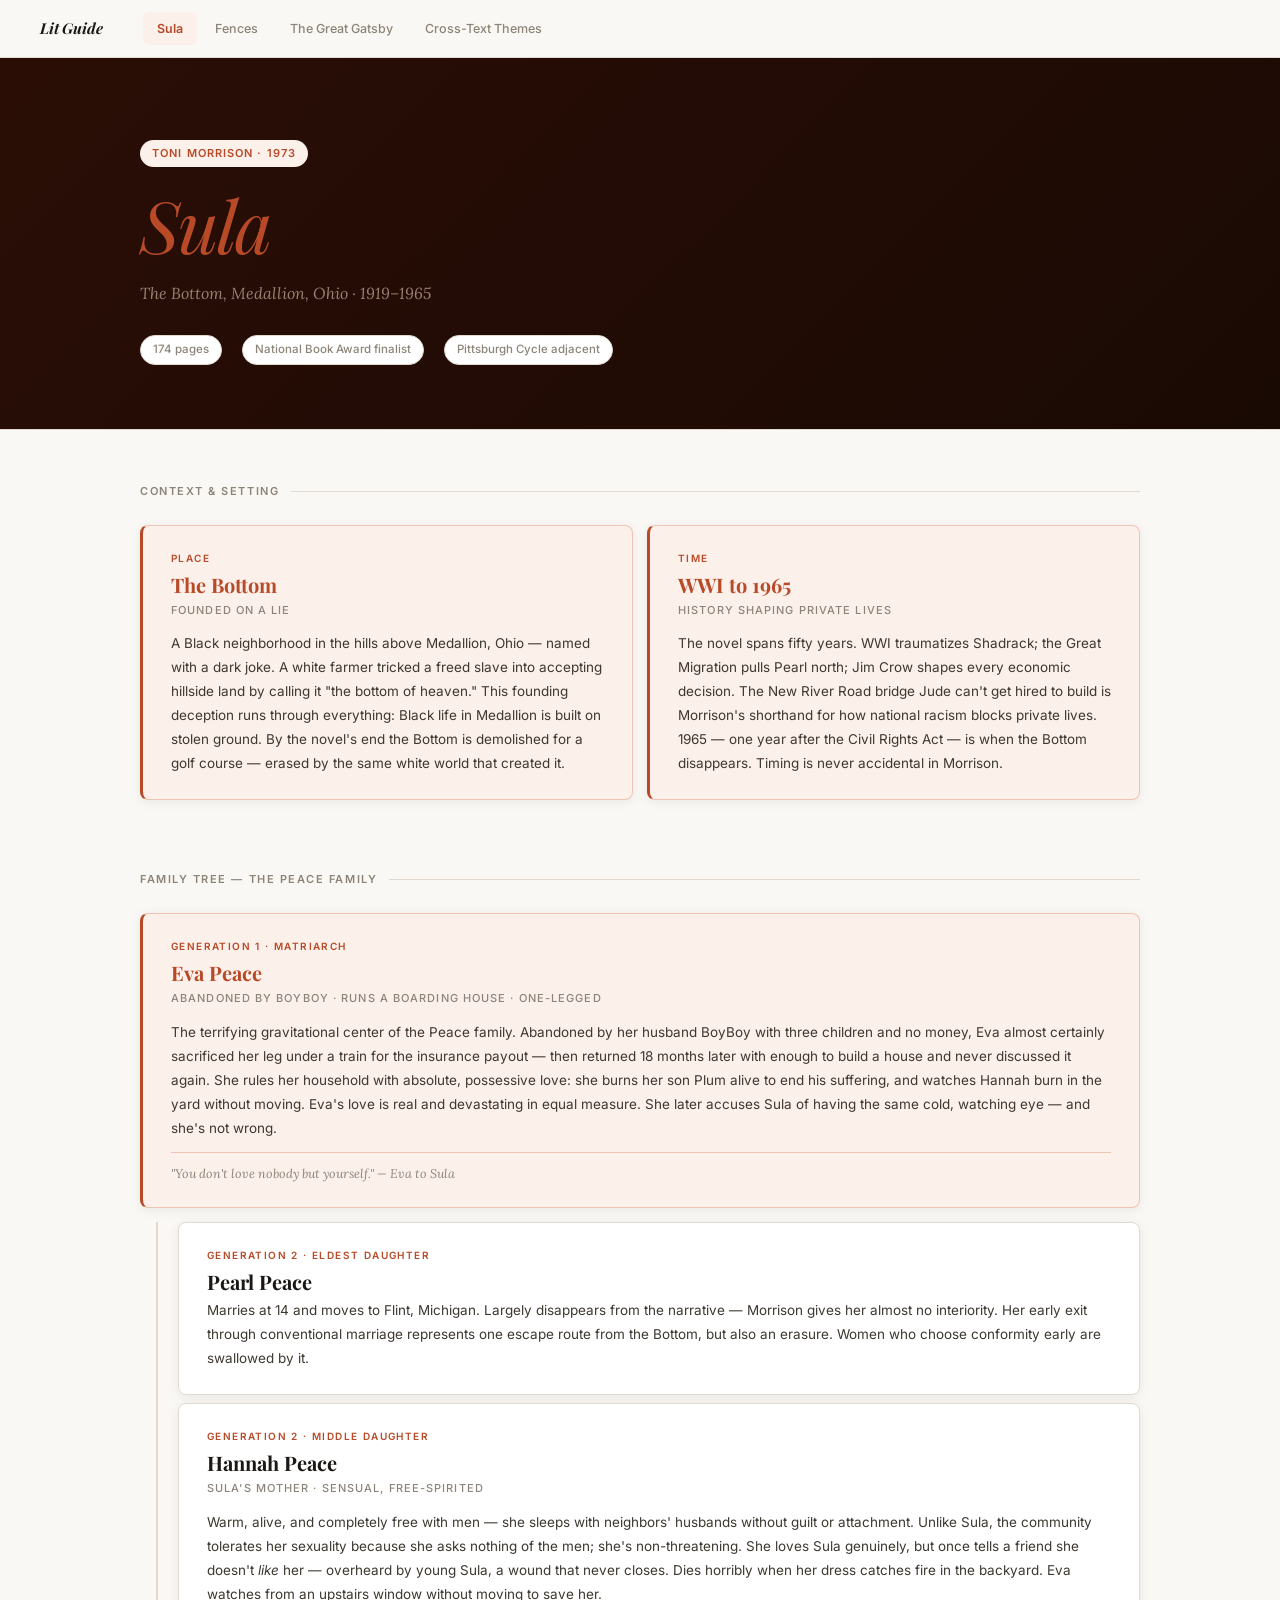
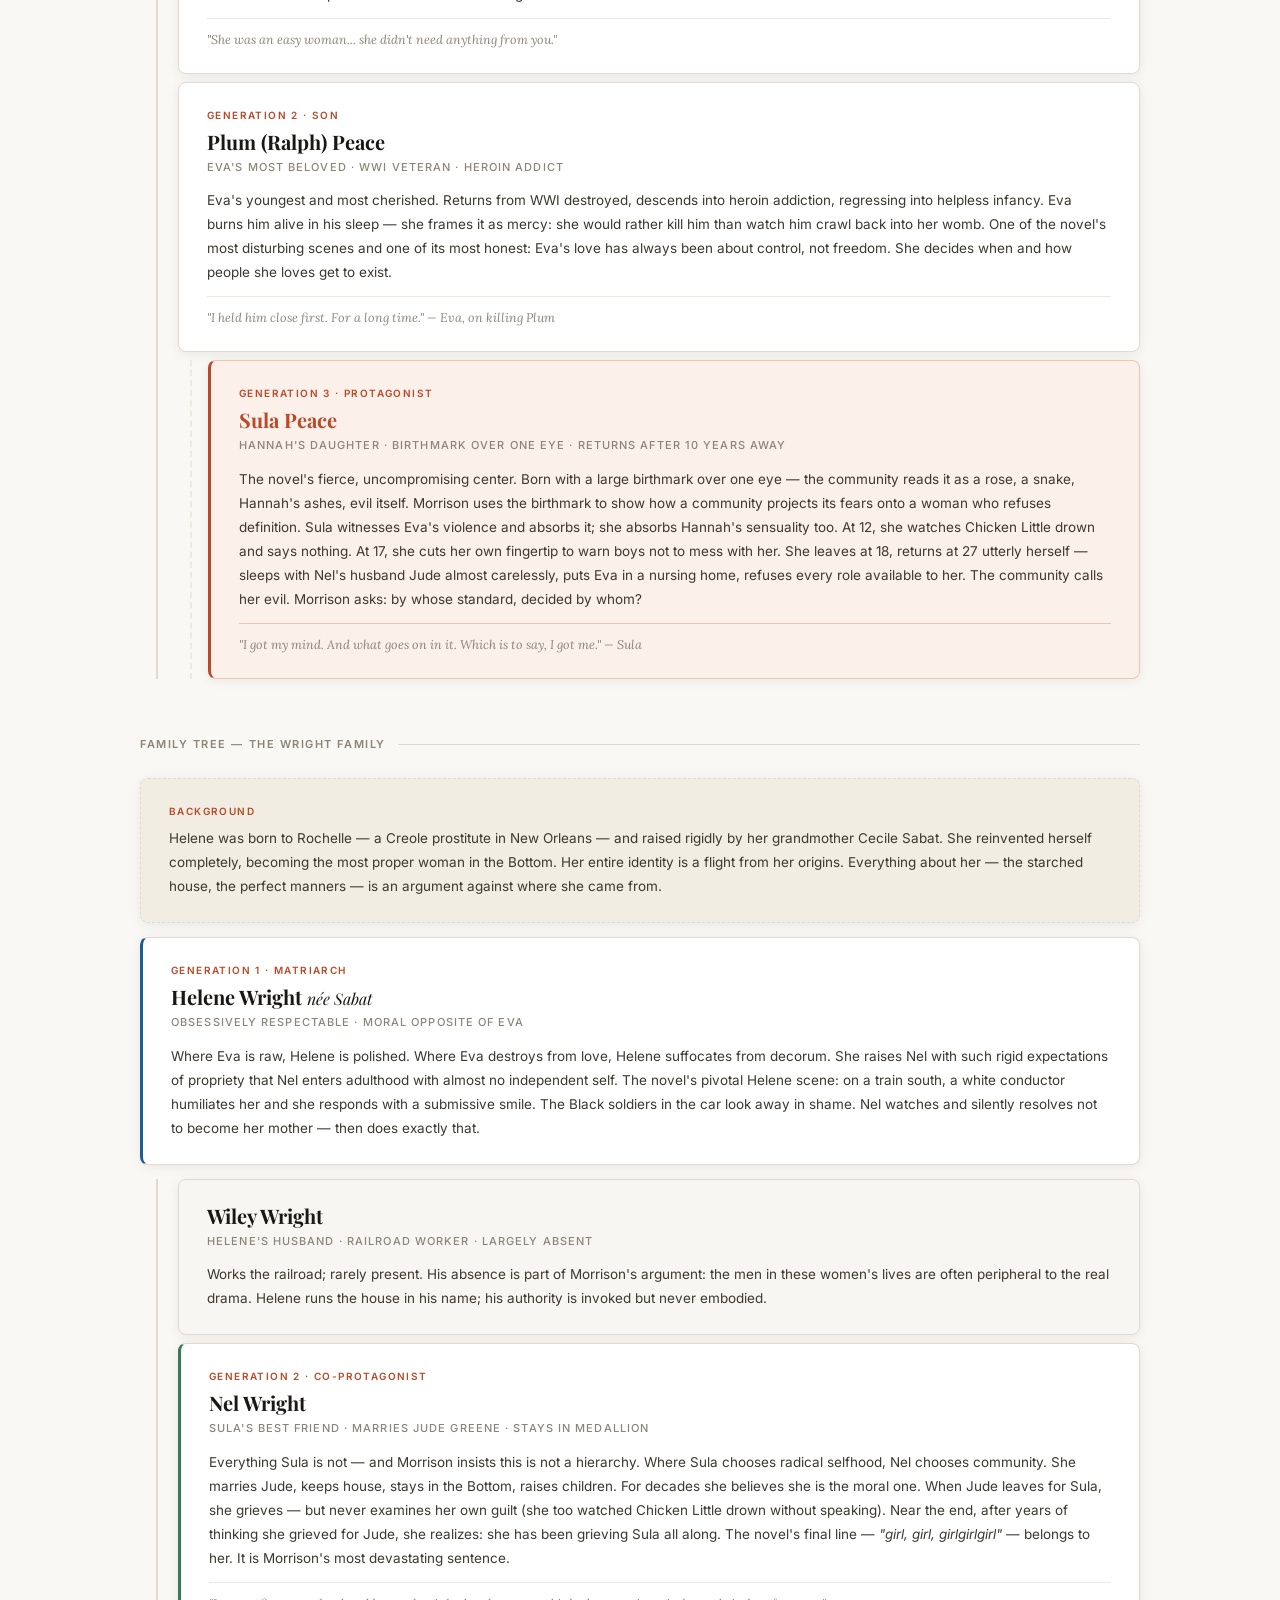
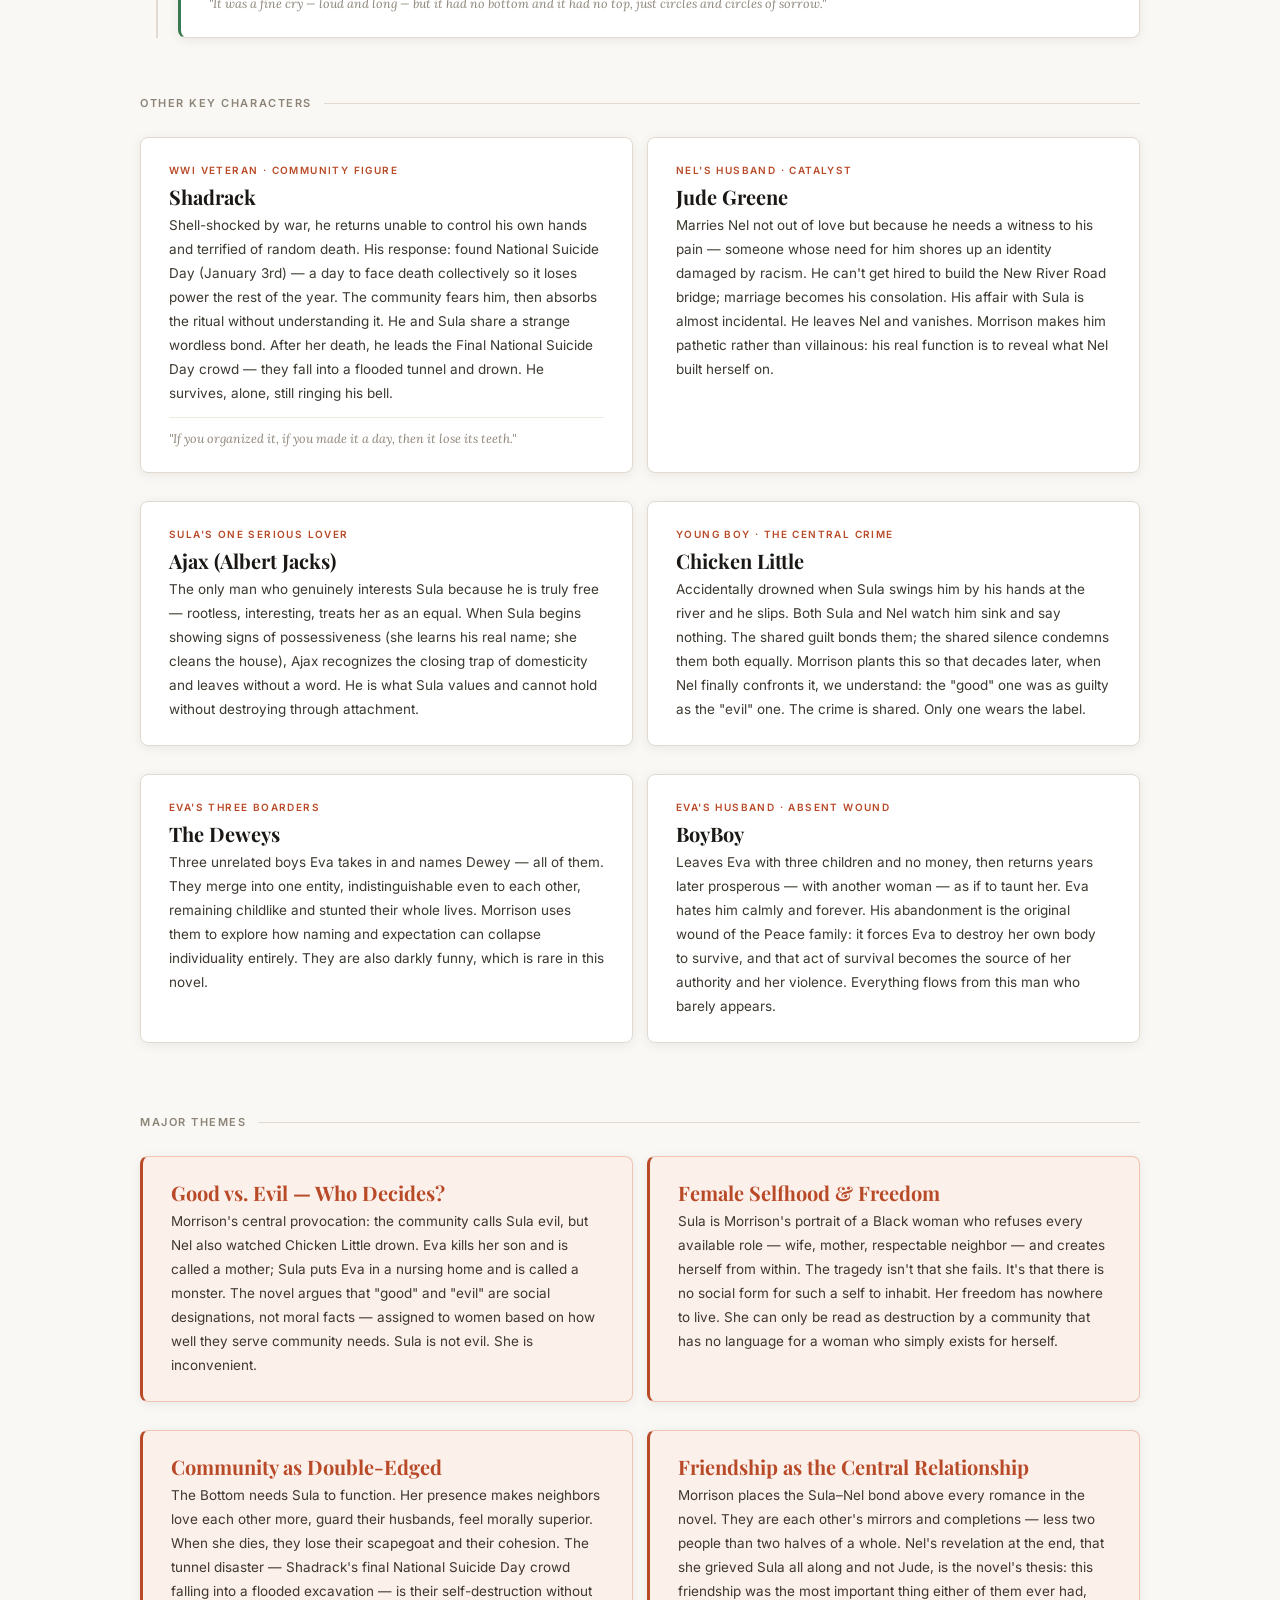
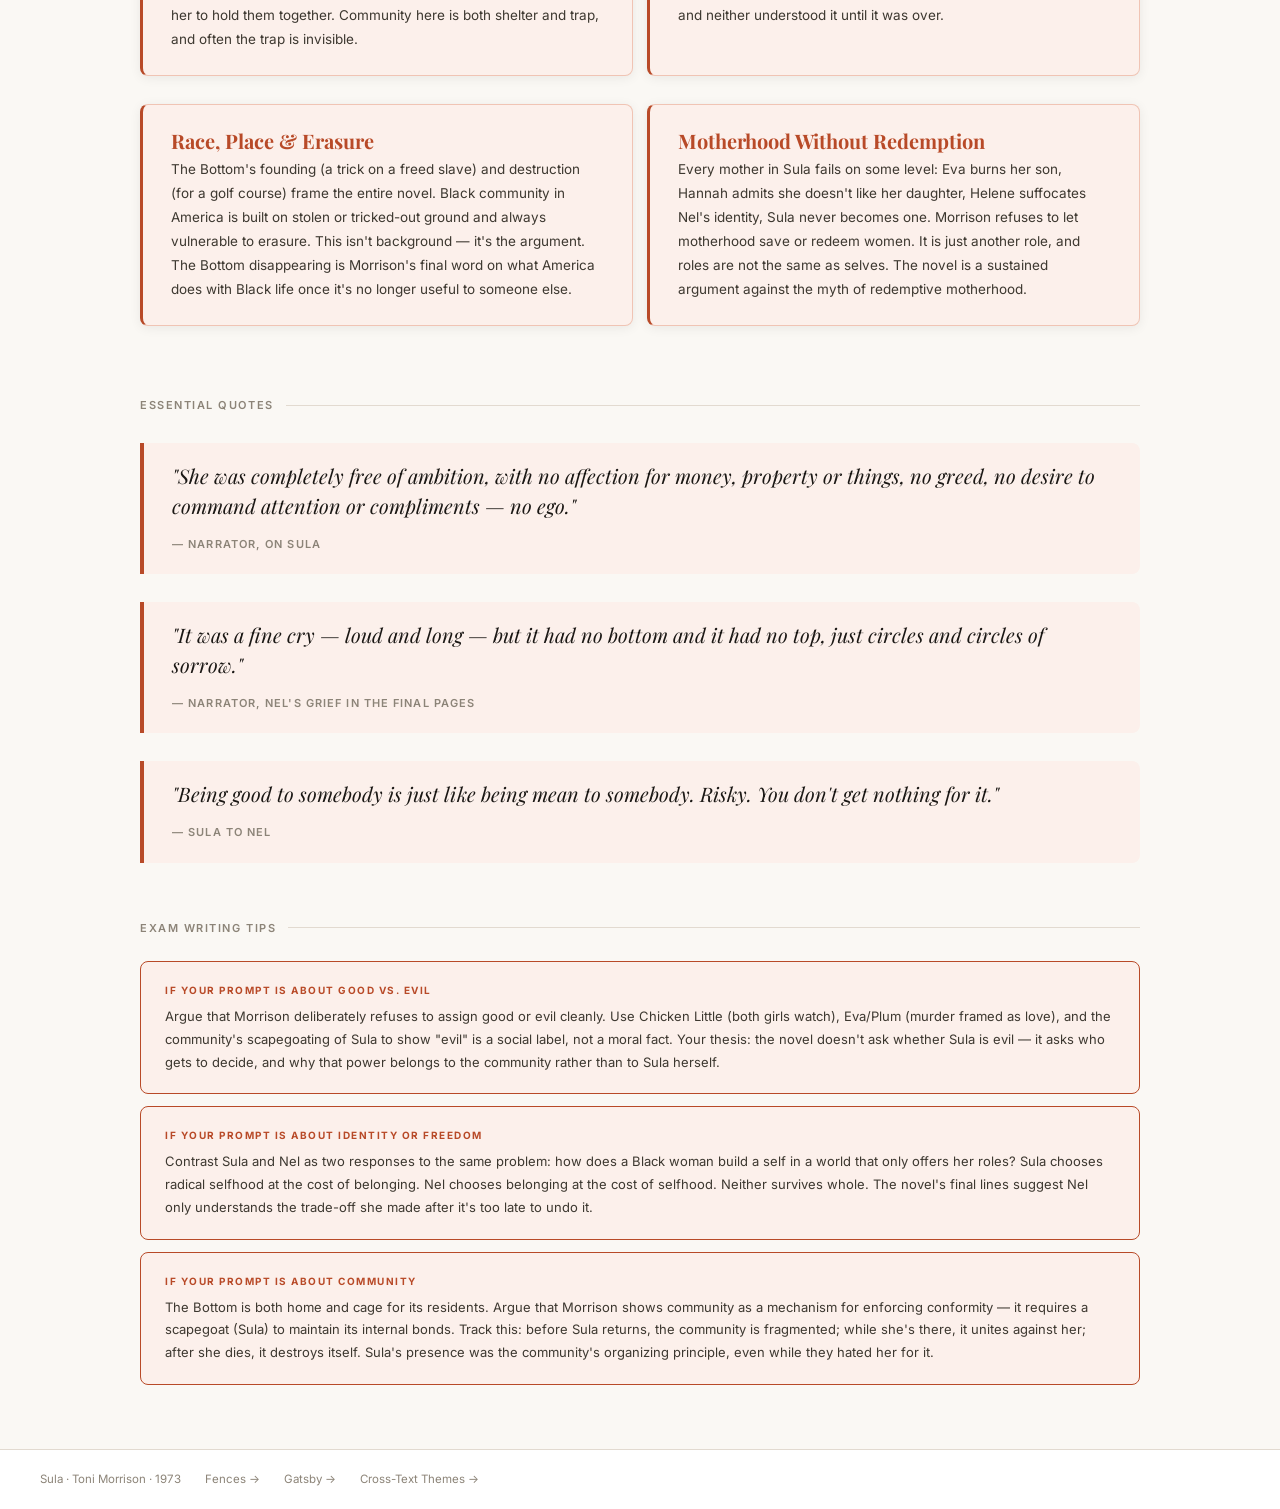
<file: sula.html>
<!DOCTYPE html>
<html lang="en">
<head>
<meta charset="UTF-8">
<meta name="viewport" content="width=device-width, initial-scale=1.0">
<title>Sula · Lit Study Guide</title>
<link rel="stylesheet" href="shared.css">
<style>
:root {
  --accent: var(--sula);
  --accent-light: var(--sula-light);
  --accent-mid: var(--sula-mid);
}
.hero { background: linear-gradient(135deg, #2A0E06 0%, #1A0A04 100%); }
.hero h1, .hero .hero-desc { color: #F0E8E4; }
.hero .hero-desc { color: #9A8070; }
</style>
</head>
<body>
<nav class="sitenav">
  <a class="sitenav-brand" href="index.html">Lit Guide</a>
  <div class="sitenav-links">
    <a href="sula.html" class="active">Sula</a>
    <a href="fences.html">Fences</a>
    <a href="gatsby.html">The Great Gatsby</a>
    <a href="themes.html">Cross-Text Themes</a>
  </div>
</nav>

<div class="hero">
  <div class="content" style="padding-top:0;padding-bottom:0;">
    <div class="hero-eyebrow fade-up">Toni Morrison · 1973</div>
    <h1 class="fade-up fade-up-1"><em>Sula</em></h1>
    <p class="hero-desc fade-up fade-up-2">The Bottom, Medallion, Ohio · 1919–1965</p>
    <div class="hero-meta fade-up fade-up-3">
      <span class="hero-tag">174 pages</span>
      <span class="hero-tag">National Book Award finalist</span>
      <span class="hero-tag">Pittsburgh Cycle adjacent</span>
    </div>
  </div>
</div>

<div class="content">

  <!-- CONTEXT -->
  <div class="section-hd"><div class="section-hd-text">Context &amp; Setting</div><div class="section-hd-line"></div></div>
  <div class="grid-2">
    <div class="card tinted ruled">
      <div class="card-eyebrow">Place</div>
      <div class="card-title">The Bottom</div>
      <div class="card-sub">Founded on a lie</div>
      <div class="card-body">A Black neighborhood in the hills above Medallion, Ohio — named with a dark joke. A white farmer tricked a freed slave into accepting hillside land by calling it "the bottom of heaven." This founding deception runs through everything: Black life in Medallion is built on stolen ground. By the novel's end the Bottom is demolished for a golf course — erased by the same white world that created it.</div>
    </div>
    <div class="card tinted ruled">
      <div class="card-eyebrow">Time</div>
      <div class="card-title">WWI to 1965</div>
      <div class="card-sub">History shaping private lives</div>
      <div class="card-body">The novel spans fifty years. WWI traumatizes Shadrack; the Great Migration pulls Pearl north; Jim Crow shapes every economic decision. The New River Road bridge Jude can't get hired to build is Morrison's shorthand for how national racism blocks private lives. 1965 — one year after the Civil Rights Act — is when the Bottom disappears. Timing is never accidental in Morrison.</div>
    </div>
  </div>

  <!-- PEACE FAMILY TREE -->
  <div class="section-hd"><div class="section-hd-text">Family Tree — The Peace Family</div><div class="section-hd-line"></div></div>

  <div class="tree-root">
    <div class="card ruled tinted">
      <div class="card-eyebrow">Generation 1 · Matriarch</div>
      <div class="card-title">Eva Peace</div>
      <div class="card-sub">Abandoned by BoyBoy · Runs a boarding house · One-legged</div>
      <div class="card-body">The terrifying gravitational center of the Peace family. Abandoned by her husband BoyBoy with three children and no money, Eva almost certainly sacrificed her leg under a train for the insurance payout — then returned 18 months later with enough to build a house and never discussed it again. She rules her household with absolute, possessive love: she burns her son Plum alive to end his suffering, and watches Hannah burn in the yard without moving. Eva's love is real and devastating in equal measure. She later accuses Sula of having the same cold, watching eye — and she's not wrong.</div>
      <div class="card-quote">"You don't love nobody but yourself." — Eva to Sula</div>
    </div>
  </div>

  <div class="tree-children">
    <div class="card">
      <div class="card-eyebrow">Generation 2 · Eldest daughter</div>
      <div class="card-title">Pearl Peace</div>
      <div class="card-body">Marries at 14 and moves to Flint, Michigan. Largely disappears from the narrative — Morrison gives her almost no interiority. Her early exit through conventional marriage represents one escape route from the Bottom, but also an erasure. Women who choose conformity early are swallowed by it.</div>
    </div>
    <div class="card">
      <div class="card-eyebrow">Generation 2 · Middle daughter</div>
      <div class="card-title">Hannah Peace</div>
      <div class="card-sub">Sula's mother · Sensual, free-spirited</div>
      <div class="card-body">Warm, alive, and completely free with men — she sleeps with neighbors' husbands without guilt or attachment. Unlike Sula, the community tolerates her sexuality because she asks nothing of the men; she's non-threatening. She loves Sula genuinely, but once tells a friend she doesn't <em>like</em> her — overheard by young Sula, a wound that never closes. Dies horribly when her dress catches fire in the backyard. Eva watches from an upstairs window without moving to save her.</div>
      <div class="card-quote">"She was an easy woman... she didn't need anything from you."</div>
    </div>
    <div class="card">
      <div class="card-eyebrow">Generation 2 · Son</div>
      <div class="card-title">Plum (Ralph) Peace</div>
      <div class="card-sub">Eva's most beloved · WWI veteran · Heroin addict</div>
      <div class="card-body">Eva's youngest and most cherished. Returns from WWI destroyed, descends into heroin addiction, regressing into helpless infancy. Eva burns him alive in his sleep — she frames it as mercy: she would rather kill him than watch him crawl back into her womb. One of the novel's most disturbing scenes and one of its most honest: Eva's love has always been about control, not freedom. She decides when and how people she loves get to exist.</div>
      <div class="card-quote">"I held him close first. For a long time." — Eva, on killing Plum</div>
    </div>

    <div class="tree-grand">
      <div class="card ruled tinted">
        <div class="card-eyebrow">Generation 3 · Protagonist</div>
        <div class="card-title">Sula Peace</div>
        <div class="card-sub">Hannah's daughter · Birthmark over one eye · Returns after 10 years away</div>
        <div class="card-body">The novel's fierce, uncompromising center. Born with a large birthmark over one eye — the community reads it as a rose, a snake, Hannah's ashes, evil itself. Morrison uses the birthmark to show how a community projects its fears onto a woman who refuses definition. Sula witnesses Eva's violence and absorbs it; she absorbs Hannah's sensuality too. At 12, she watches Chicken Little drown and says nothing. At 17, she cuts her own fingertip to warn boys not to mess with her. She leaves at 18, returns at 27 utterly herself — sleeps with Nel's husband Jude almost carelessly, puts Eva in a nursing home, refuses every role available to her. The community calls her evil. Morrison asks: by whose standard, decided by whom?</div>
        <div class="card-quote">"I got my mind. And what goes on in it. Which is to say, I got me." — Sula</div>
      </div>
    </div>
  </div>

  <!-- WRIGHT FAMILY TREE -->
  <div class="section-hd"><div class="section-hd-text">Family Tree — The Wright Family</div><div class="section-hd-line"></div></div>

  <div class="card" style="background:var(--cream-dark); border-style:dashed;">
    <div class="card-eyebrow">Background</div>
    <div class="card-body">Helene was born to Rochelle — a Creole prostitute in New Orleans — and raised rigidly by her grandmother Cecile Sabat. She reinvented herself completely, becoming the most proper woman in the Bottom. Her entire identity is a flight from her origins. Everything about her — the starched house, the perfect manners — is an argument against where she came from.</div>
  </div>

  <div class="tree-root" style="margin-top:10px;">
    <div class="card ruled" style="border-left-color:var(--fences);">
      <div class="card-eyebrow">Generation 1 · Matriarch</div>
      <div class="card-title">Helene Wright <span style="font-weight:400;font-style:italic;font-size:16px;">née Sabat</span></div>
      <div class="card-sub">Obsessively respectable · Moral opposite of Eva</div>
      <div class="card-body">Where Eva is raw, Helene is polished. Where Eva destroys from love, Helene suffocates from decorum. She raises Nel with such rigid expectations of propriety that Nel enters adulthood with almost no independent self. The novel's pivotal Helene scene: on a train south, a white conductor humiliates her and she responds with a submissive smile. The Black soldiers in the car look away in shame. Nel watches and silently resolves not to become her mother — then does exactly that.</div>
    </div>
  </div>

  <div class="tree-children">
    <div class="card" style="background:#F8F6F2;">
      <div class="card-title">Wiley Wright</div>
      <div class="card-sub">Helene's husband · Railroad worker · Largely absent</div>
      <div class="card-body">Works the railroad; rarely present. His absence is part of Morrison's argument: the men in these women's lives are often peripheral to the real drama. Helene runs the house in his name; his authority is invoked but never embodied.</div>
    </div>
    <div class="card ruled" style="border-left-color:var(--themes);">
      <div class="card-eyebrow">Generation 2 · Co-protagonist</div>
      <div class="card-title">Nel Wright</div>
      <div class="card-sub">Sula's best friend · Marries Jude Greene · Stays in Medallion</div>
      <div class="card-body">Everything Sula is not — and Morrison insists this is not a hierarchy. Where Sula chooses radical selfhood, Nel chooses community. She marries Jude, keeps house, stays in the Bottom, raises children. For decades she believes she is the moral one. When Jude leaves for Sula, she grieves — but never examines her own guilt (she too watched Chicken Little drown without speaking). Near the end, after years of thinking she grieved for Jude, she realizes: she has been grieving Sula all along. The novel's final line — <em>"girl, girl, girlgirlgirl"</em> — belongs to her. It is Morrison's most devastating sentence.</div>
      <div class="card-quote">"It was a fine cry — loud and long — but it had no bottom and it had no top, just circles and circles of sorrow."</div>
    </div>
  </div>

  <!-- OTHER CHARACTERS -->
  <div class="section-hd"><div class="section-hd-text">Other Key Characters</div><div class="section-hd-line"></div></div>
  <div class="grid-2">
    <div class="card">
      <div class="card-eyebrow">WWI Veteran · Community figure</div>
      <div class="card-title">Shadrack</div>
      <div class="card-body">Shell-shocked by war, he returns unable to control his own hands and terrified of random death. His response: found National Suicide Day (January 3rd) — a day to face death collectively so it loses power the rest of the year. The community fears him, then absorbs the ritual without understanding it. He and Sula share a strange wordless bond. After her death, he leads the Final National Suicide Day crowd — they fall into a flooded tunnel and drown. He survives, alone, still ringing his bell.</div>
      <div class="card-quote">"If you organized it, if you made it a day, then it lose its teeth."</div>
    </div>
    <div class="card">
      <div class="card-eyebrow">Nel's husband · Catalyst</div>
      <div class="card-title">Jude Greene</div>
      <div class="card-body">Marries Nel not out of love but because he needs a witness to his pain — someone whose need for him shores up an identity damaged by racism. He can't get hired to build the New River Road bridge; marriage becomes his consolation. His affair with Sula is almost incidental. He leaves Nel and vanishes. Morrison makes him pathetic rather than villainous: his real function is to reveal what Nel built herself on.</div>
    </div>
    <div class="card">
      <div class="card-eyebrow">Sula's one serious lover</div>
      <div class="card-title">Ajax (Albert Jacks)</div>
      <div class="card-body">The only man who genuinely interests Sula because he is truly free — rootless, interesting, treats her as an equal. When Sula begins showing signs of possessiveness (she learns his real name; she cleans the house), Ajax recognizes the closing trap of domesticity and leaves without a word. He is what Sula values and cannot hold without destroying through attachment.</div>
    </div>
    <div class="card">
      <div class="card-eyebrow">Young boy · The central crime</div>
      <div class="card-title">Chicken Little</div>
      <div class="card-body">Accidentally drowned when Sula swings him by his hands at the river and he slips. Both Sula and Nel watch him sink and say nothing. The shared guilt bonds them; the shared silence condemns them both equally. Morrison plants this so that decades later, when Nel finally confronts it, we understand: the "good" one was as guilty as the "evil" one. The crime is shared. Only one wears the label.</div>
    </div>
    <div class="card">
      <div class="card-eyebrow">Eva's three boarders</div>
      <div class="card-title">The Deweys</div>
      <div class="card-body">Three unrelated boys Eva takes in and names Dewey — all of them. They merge into one entity, indistinguishable even to each other, remaining childlike and stunted their whole lives. Morrison uses them to explore how naming and expectation can collapse individuality entirely. They are also darkly funny, which is rare in this novel.</div>
    </div>
    <div class="card">
      <div class="card-eyebrow">Eva's husband · Absent wound</div>
      <div class="card-title">BoyBoy</div>
      <div class="card-body">Leaves Eva with three children and no money, then returns years later prosperous — with another woman — as if to taunt her. Eva hates him calmly and forever. His abandonment is the original wound of the Peace family: it forces Eva to destroy her own body to survive, and that act of survival becomes the source of her authority and her violence. Everything flows from this man who barely appears.</div>
    </div>
  </div>

  <!-- THEMES -->
  <div class="section-hd"><div class="section-hd-text">Major Themes</div><div class="section-hd-line"></div></div>
  <div class="grid-2">
    <div class="card tinted ruled">
      <div class="card-title">Good vs. Evil — Who Decides?</div>
      <div class="card-body">Morrison's central provocation: the community calls Sula evil, but Nel also watched Chicken Little drown. Eva kills her son and is called a mother; Sula puts Eva in a nursing home and is called a monster. The novel argues that "good" and "evil" are social designations, not moral facts — assigned to women based on how well they serve community needs. Sula is not evil. She is inconvenient.</div>
    </div>
    <div class="card tinted ruled">
      <div class="card-title">Female Selfhood &amp; Freedom</div>
      <div class="card-body">Sula is Morrison's portrait of a Black woman who refuses every available role — wife, mother, respectable neighbor — and creates herself from within. The tragedy isn't that she fails. It's that there is no social form for such a self to inhabit. Her freedom has nowhere to live. She can only be read as destruction by a community that has no language for a woman who simply exists for herself.</div>
    </div>
    <div class="card tinted ruled">
      <div class="card-title">Community as Double-Edged</div>
      <div class="card-body">The Bottom needs Sula to function. Her presence makes neighbors love each other more, guard their husbands, feel morally superior. When she dies, they lose their scapegoat and their cohesion. The tunnel disaster — Shadrack's final National Suicide Day crowd falling into a flooded excavation — is their self-destruction without her to hold them together. Community here is both shelter and trap, and often the trap is invisible.</div>
    </div>
    <div class="card tinted ruled">
      <div class="card-title">Friendship as the Central Relationship</div>
      <div class="card-body">Morrison places the Sula–Nel bond above every romance in the novel. They are each other's mirrors and completions — less two people than two halves of a whole. Nel's revelation at the end, that she grieved Sula all along and not Jude, is the novel's thesis: this friendship was the most important thing either of them ever had, and neither understood it until it was over.</div>
    </div>
    <div class="card tinted ruled">
      <div class="card-title">Race, Place &amp; Erasure</div>
      <div class="card-body">The Bottom's founding (a trick on a freed slave) and destruction (for a golf course) frame the entire novel. Black community in America is built on stolen or tricked-out ground and always vulnerable to erasure. This isn't background — it's the argument. The Bottom disappearing is Morrison's final word on what America does with Black life once it's no longer useful to someone else.</div>
    </div>
    <div class="card tinted ruled">
      <div class="card-title">Motherhood Without Redemption</div>
      <div class="card-body">Every mother in Sula fails on some level: Eva burns her son, Hannah admits she doesn't like her daughter, Helene suffocates Nel's identity, Sula never becomes one. Morrison refuses to let motherhood save or redeem women. It is just another role, and roles are not the same as selves. The novel is a sustained argument against the myth of redemptive motherhood.</div>
    </div>
  </div>

  <!-- QUOTES -->
  <div class="section-hd"><div class="section-hd-text">Essential Quotes</div><div class="section-hd-line"></div></div>

  <div class="pull-quote">
    <p>"She was completely free of ambition, with no affection for money, property or things, no greed, no desire to command attention or compliments — no ego."</p>
    <cite>— Narrator, on Sula</cite>
  </div>
  <div class="pull-quote">
    <p>"It was a fine cry — loud and long — but it had no bottom and it had no top, just circles and circles of sorrow."</p>
    <cite>— Narrator, Nel's grief in the final pages</cite>
  </div>
  <div class="pull-quote">
    <p>"Being good to somebody is just like being mean to somebody. Risky. You don't get nothing for it."</p>
    <cite>— Sula to Nel</cite>
  </div>

  <!-- EXAM TIPS -->
  <div class="section-hd"><div class="section-hd-text">Exam Writing Tips</div><div class="section-hd-line"></div></div>
  <div class="exam-tip">
    <div class="exam-tip-label">If your prompt is about good vs. evil</div>
    <div class="exam-tip-body">Argue that Morrison deliberately refuses to assign good or evil cleanly. Use Chicken Little (both girls watch), Eva/Plum (murder framed as love), and the community's scapegoating of Sula to show "evil" is a social label, not a moral fact. Your thesis: the novel doesn't ask whether Sula is evil — it asks who gets to decide, and why that power belongs to the community rather than to Sula herself.</div>
  </div>
  <div class="exam-tip">
    <div class="exam-tip-label">If your prompt is about identity or freedom</div>
    <div class="exam-tip-body">Contrast Sula and Nel as two responses to the same problem: how does a Black woman build a self in a world that only offers her roles? Sula chooses radical selfhood at the cost of belonging. Nel chooses belonging at the cost of selfhood. Neither survives whole. The novel's final lines suggest Nel only understands the trade-off she made after it's too late to undo it.</div>
  </div>
  <div class="exam-tip">
    <div class="exam-tip-label">If your prompt is about community</div>
    <div class="exam-tip-body">The Bottom is both home and cage for its residents. Argue that Morrison shows community as a mechanism for enforcing conformity — it requires a scapegoat (Sula) to maintain its internal bonds. Track this: before Sula returns, the community is fragmented; while she's there, it unites against her; after she dies, it destroys itself. Sula's presence was the community's organizing principle, even while they hated her for it.</div>
  </div>

</div>
<footer class="site-footer">
  <span>Sula · Toni Morrison · 1973</span>
  <a href="fences.html">Fences →</a>
  <a href="gatsby.html">Gatsby →</a>
  <a href="themes.html">Cross-Text Themes →</a>
</footer>
</body>
</html>
</file>
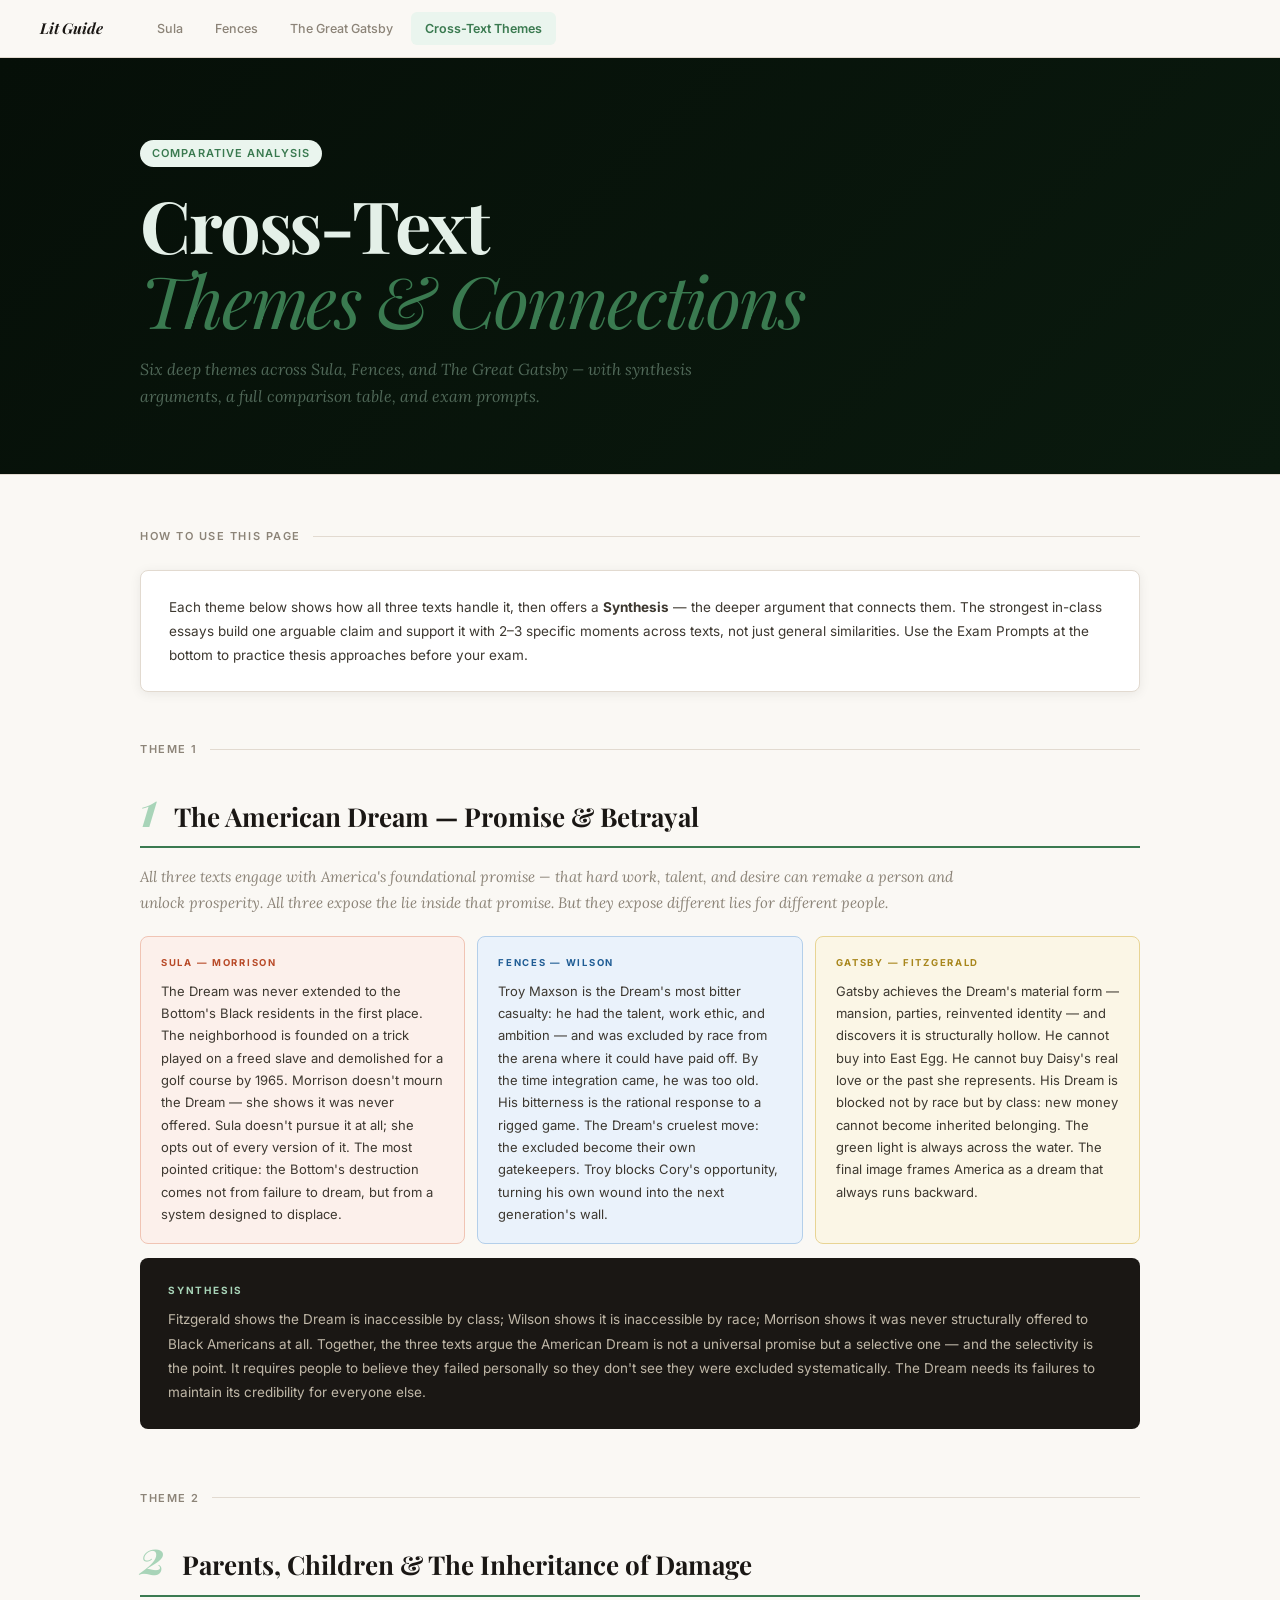
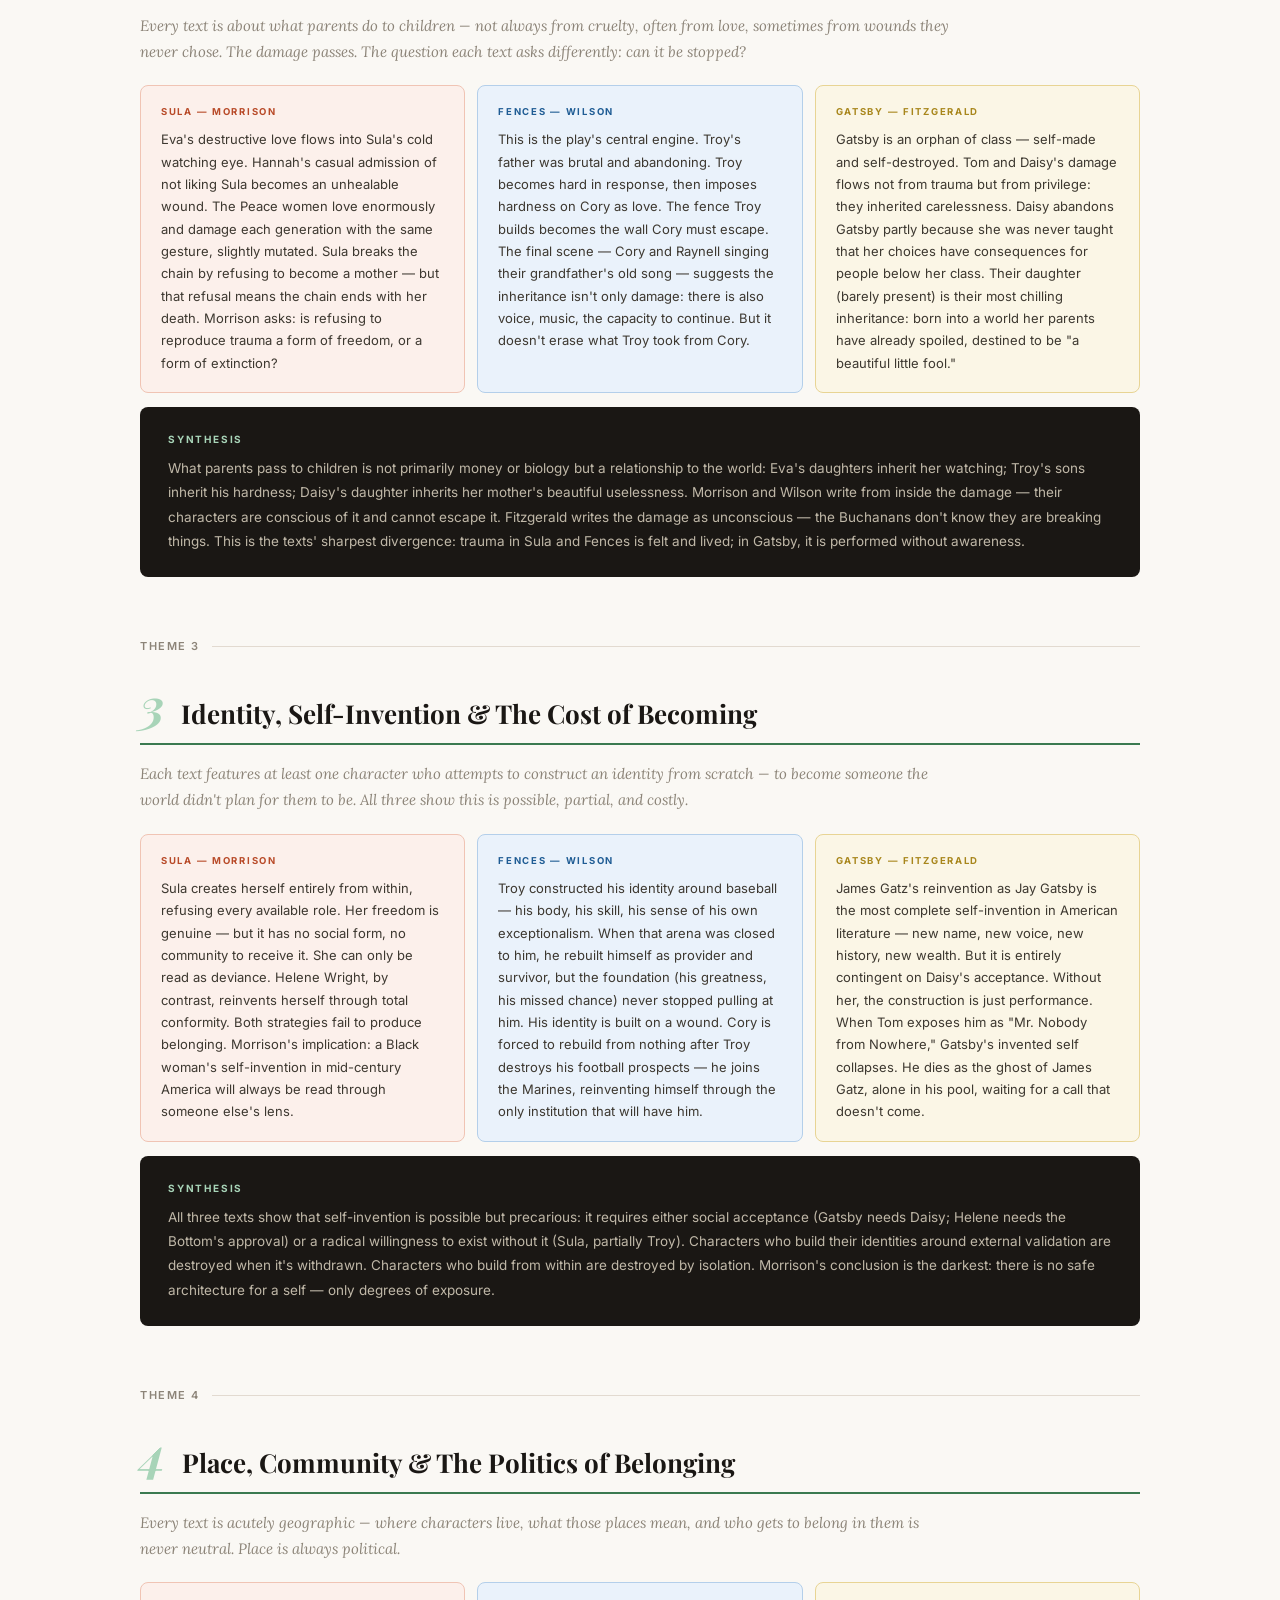
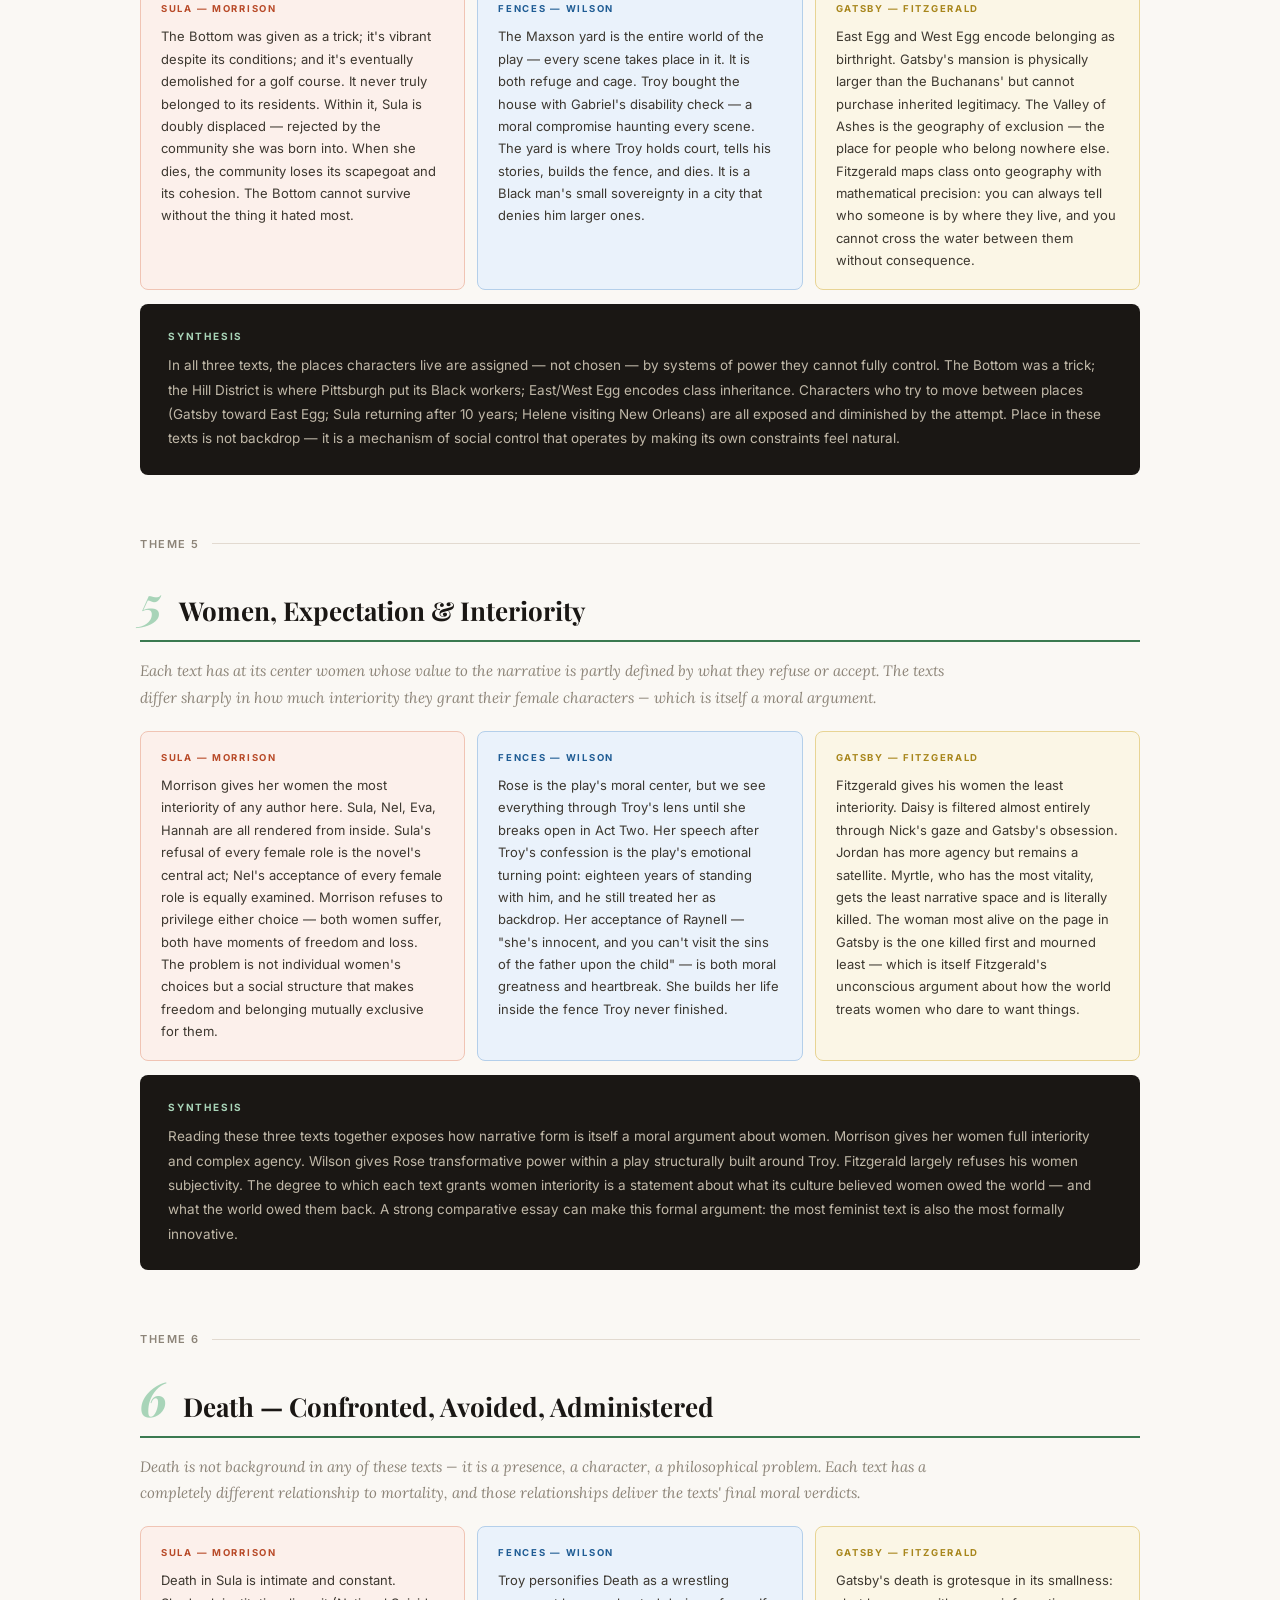
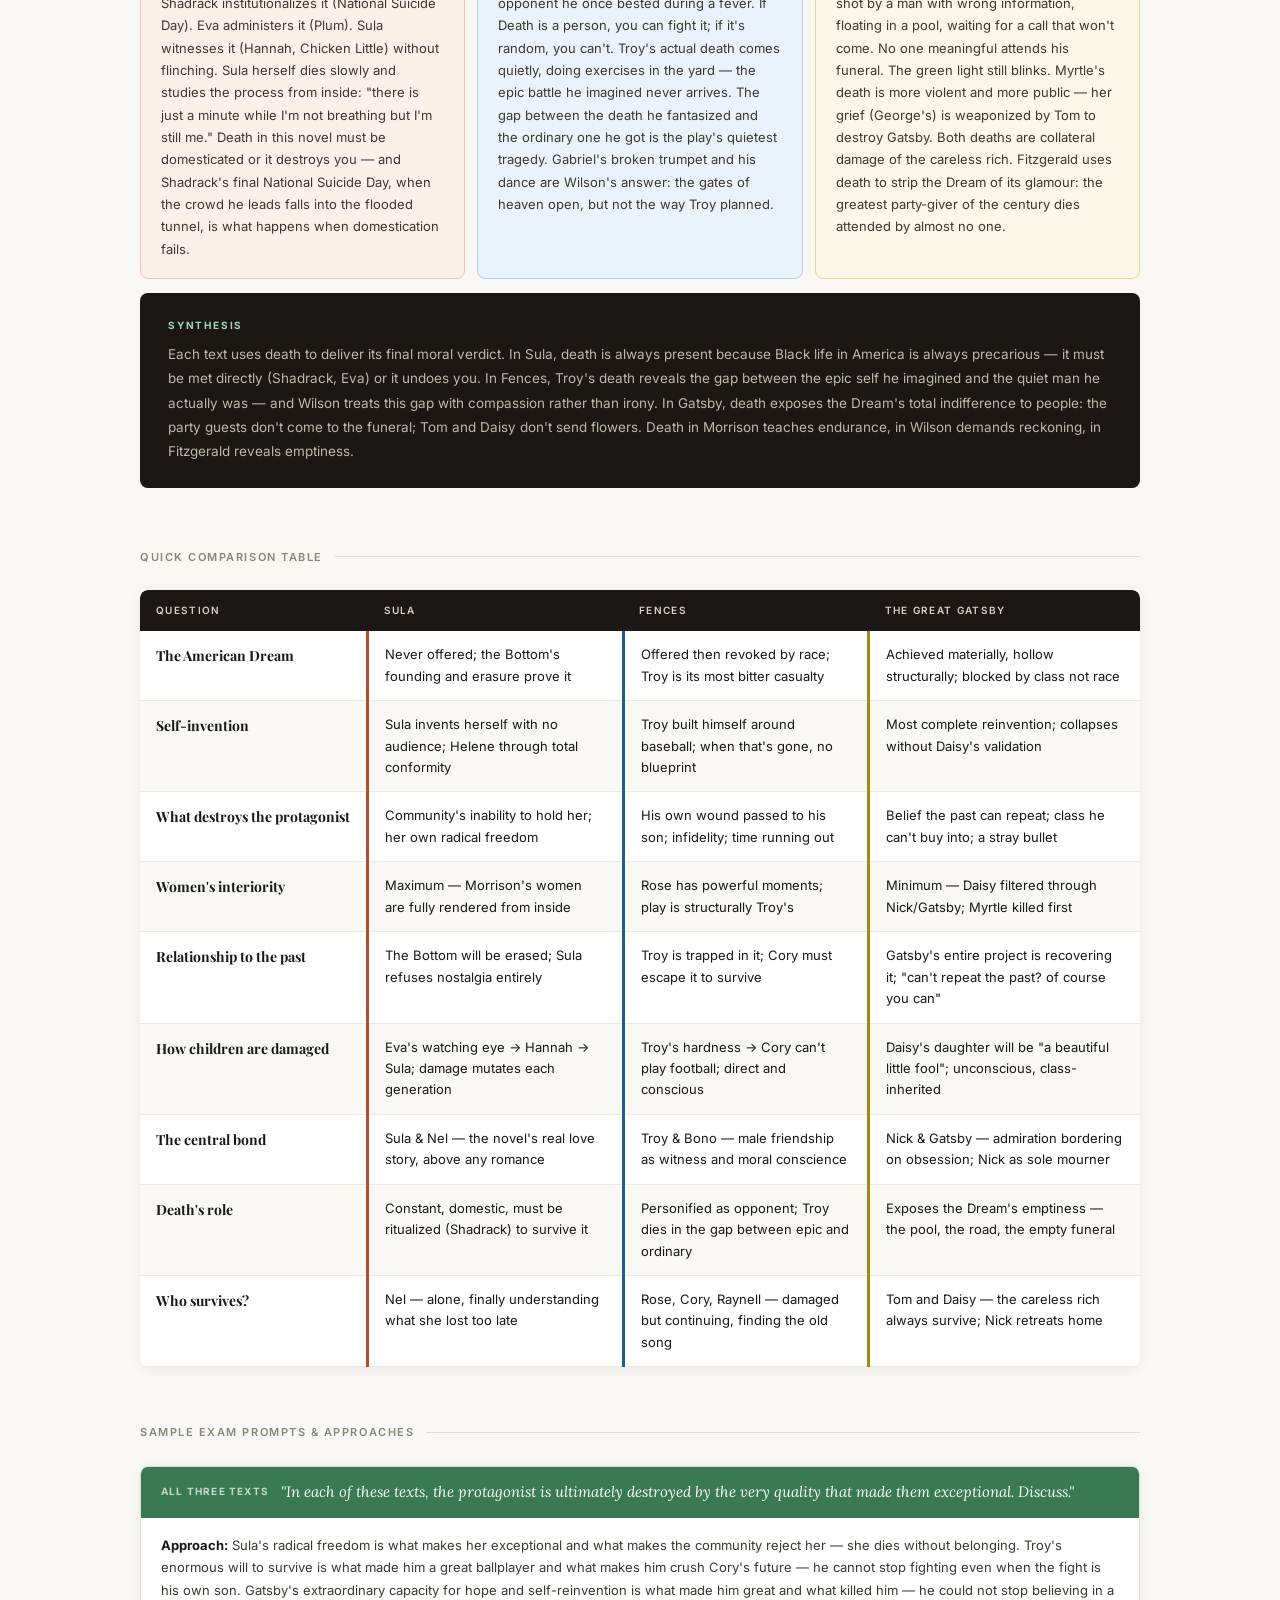
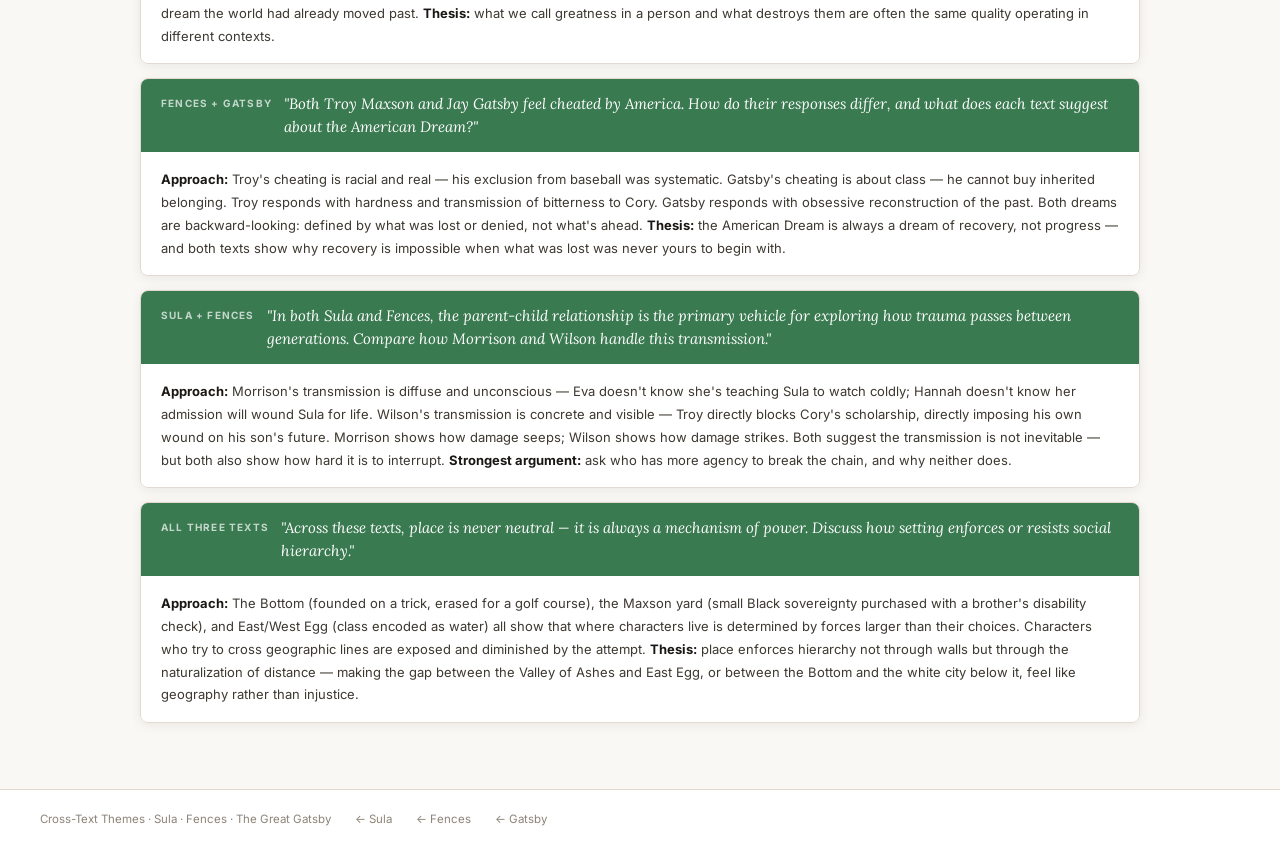
<file: themes.html>
<!DOCTYPE html>
<html lang="en">
<head>
<meta charset="UTF-8">
<meta name="viewport" content="width=device-width, initial-scale=1.0">
<title>Cross-Text Themes · Lit Study Guide</title>
<link rel="stylesheet" href="shared.css">
<style>
:root {
  --accent: var(--themes);
  --accent-light: var(--themes-light);
  --accent-mid: var(--themes-mid);
}
.hero { background: linear-gradient(135deg, #060F08 0%, #0A1A0E 100%); }
.hero h1, .hero .hero-desc { color: #E4F0E8; }
.hero .hero-desc { color: #506858; }
</style>
</head>
<body>
<nav class="sitenav">
  <a class="sitenav-brand" href="index.html">Lit Guide</a>
  <div class="sitenav-links">
    <a href="sula.html">Sula</a>
    <a href="fences.html">Fences</a>
    <a href="gatsby.html">The Great Gatsby</a>
    <a href="themes.html" class="active">Cross-Text Themes</a>
  </div>
</nav>

<div class="hero">
  <div class="content" style="padding-top:0;padding-bottom:0;">
    <div class="hero-eyebrow fade-up">Comparative Analysis</div>
    <h1 class="fade-up fade-up-1">Cross-Text<br><em>Themes &amp; Connections</em></h1>
    <p class="hero-desc fade-up fade-up-2">Six deep themes across Sula, Fences, and The Great Gatsby — with synthesis arguments, a full comparison table, and exam prompts.</p>
  </div>
</div>

<div class="content">

  <div class="section-hd"><div class="section-hd-text">How to Use This Page</div><div class="section-hd-line"></div></div>
  <div class="card">
    <div class="card-body">Each theme below shows how all three texts handle it, then offers a <strong>Synthesis</strong> — the deeper argument that connects them. The strongest in-class essays build one arguable claim and support it with 2–3 specific moments across texts, not just general similarities. Use the Exam Prompts at the bottom to practice thesis approaches before your exam.</div>
  </div>

  <!-- THEME 1 -->
  <div class="section-hd" style="margin-top:48px;"><div class="section-hd-text">Theme 1</div><div class="section-hd-line"></div></div>
  <div class="theme-block">
    <div class="theme-block-hd">
      <div class="theme-block-num">1</div>
      <div class="theme-block-title">The American Dream — Promise &amp; Betrayal</div>
    </div>
    <p class="theme-block-intro">All three texts engage with America's foundational promise — that hard work, talent, and desire can remake a person and unlock prosperity. All three expose the lie inside that promise. But they expose different lies for different people.</p>
    <div class="book-trio">
      <div class="trio-card tc-sula">
        <div class="trio-card-label">Sula — Morrison</div>
        <div class="trio-card-body">The Dream was never extended to the Bottom's Black residents in the first place. The neighborhood is founded on a trick played on a freed slave and demolished for a golf course by 1965. Morrison doesn't mourn the Dream — she shows it was never offered. Sula doesn't pursue it at all; she opts out of every version of it. The most pointed critique: the Bottom's destruction comes not from failure to dream, but from a system designed to displace.</div>
      </div>
      <div class="trio-card tc-fences">
        <div class="trio-card-label">Fences — Wilson</div>
        <div class="trio-card-body">Troy Maxson is the Dream's most bitter casualty: he had the talent, work ethic, and ambition — and was excluded by race from the arena where it could have paid off. By the time integration came, he was too old. His bitterness is the rational response to a rigged game. The Dream's cruelest move: the excluded become their own gatekeepers. Troy blocks Cory's opportunity, turning his own wound into the next generation's wall.</div>
      </div>
      <div class="trio-card tc-gatsby">
        <div class="trio-card-label">Gatsby — Fitzgerald</div>
        <div class="trio-card-body">Gatsby achieves the Dream's material form — mansion, parties, reinvented identity — and discovers it is structurally hollow. He cannot buy into East Egg. He cannot buy Daisy's real love or the past she represents. His Dream is blocked not by race but by class: new money cannot become inherited belonging. The green light is always across the water. The final image frames America as a dream that always runs backward.</div>
      </div>
    </div>
    <div class="synthesis">
      <div class="synthesis-label">Synthesis</div>
      <div class="synthesis-body">Fitzgerald shows the Dream is inaccessible by class; Wilson shows it is inaccessible by race; Morrison shows it was never structurally offered to Black Americans at all. Together, the three texts argue the American Dream is not a universal promise but a selective one — and the selectivity is the point. It requires people to believe they failed personally so they don't see they were excluded systematically. The Dream needs its failures to maintain its credibility for everyone else.</div>
    </div>
  </div>

  <!-- THEME 2 -->
  <div class="section-hd"><div class="section-hd-text">Theme 2</div><div class="section-hd-line"></div></div>
  <div class="theme-block">
    <div class="theme-block-hd">
      <div class="theme-block-num">2</div>
      <div class="theme-block-title">Parents, Children &amp; The Inheritance of Damage</div>
    </div>
    <p class="theme-block-intro">Every text is about what parents do to children — not always from cruelty, often from love, sometimes from wounds they never chose. The damage passes. The question each text asks differently: can it be stopped?</p>
    <div class="book-trio">
      <div class="trio-card tc-sula">
        <div class="trio-card-label">Sula — Morrison</div>
        <div class="trio-card-body">Eva's destructive love flows into Sula's cold watching eye. Hannah's casual admission of not liking Sula becomes an unhealable wound. The Peace women love enormously and damage each generation with the same gesture, slightly mutated. Sula breaks the chain by refusing to become a mother — but that refusal means the chain ends with her death. Morrison asks: is refusing to reproduce trauma a form of freedom, or a form of extinction?</div>
      </div>
      <div class="trio-card tc-fences">
        <div class="trio-card-label">Fences — Wilson</div>
        <div class="trio-card-body">This is the play's central engine. Troy's father was brutal and abandoning. Troy becomes hard in response, then imposes hardness on Cory as love. The fence Troy builds becomes the wall Cory must escape. The final scene — Cory and Raynell singing their grandfather's old song — suggests the inheritance isn't only damage: there is also voice, music, the capacity to continue. But it doesn't erase what Troy took from Cory.</div>
      </div>
      <div class="trio-card tc-gatsby">
        <div class="trio-card-label">Gatsby — Fitzgerald</div>
        <div class="trio-card-body">Gatsby is an orphan of class — self-made and self-destroyed. Tom and Daisy's damage flows not from trauma but from privilege: they inherited carelessness. Daisy abandons Gatsby partly because she was never taught that her choices have consequences for people below her class. Their daughter (barely present) is their most chilling inheritance: born into a world her parents have already spoiled, destined to be "a beautiful little fool."</div>
      </div>
    </div>
    <div class="synthesis">
      <div class="synthesis-label">Synthesis</div>
      <div class="synthesis-body">What parents pass to children is not primarily money or biology but a relationship to the world: Eva's daughters inherit her watching; Troy's sons inherit his hardness; Daisy's daughter inherits her mother's beautiful uselessness. Morrison and Wilson write from inside the damage — their characters are conscious of it and cannot escape it. Fitzgerald writes the damage as unconscious — the Buchanans don't know they are breaking things. This is the texts' sharpest divergence: trauma in Sula and Fences is felt and lived; in Gatsby, it is performed without awareness.</div>
    </div>
  </div>

  <!-- THEME 3 -->
  <div class="section-hd"><div class="section-hd-text">Theme 3</div><div class="section-hd-line"></div></div>
  <div class="theme-block">
    <div class="theme-block-hd">
      <div class="theme-block-num">3</div>
      <div class="theme-block-title">Identity, Self-Invention &amp; The Cost of Becoming</div>
    </div>
    <p class="theme-block-intro">Each text features at least one character who attempts to construct an identity from scratch — to become someone the world didn't plan for them to be. All three show this is possible, partial, and costly.</p>
    <div class="book-trio">
      <div class="trio-card tc-sula">
        <div class="trio-card-label">Sula — Morrison</div>
        <div class="trio-card-body">Sula creates herself entirely from within, refusing every available role. Her freedom is genuine — but it has no social form, no community to receive it. She can only be read as deviance. Helene Wright, by contrast, reinvents herself through total conformity. Both strategies fail to produce belonging. Morrison's implication: a Black woman's self-invention in mid-century America will always be read through someone else's lens.</div>
      </div>
      <div class="trio-card tc-fences">
        <div class="trio-card-label">Fences — Wilson</div>
        <div class="trio-card-body">Troy constructed his identity around baseball — his body, his skill, his sense of his own exceptionalism. When that arena was closed to him, he rebuilt himself as provider and survivor, but the foundation (his greatness, his missed chance) never stopped pulling at him. His identity is built on a wound. Cory is forced to rebuild from nothing after Troy destroys his football prospects — he joins the Marines, reinventing himself through the only institution that will have him.</div>
      </div>
      <div class="trio-card tc-gatsby">
        <div class="trio-card-label">Gatsby — Fitzgerald</div>
        <div class="trio-card-body">James Gatz's reinvention as Jay Gatsby is the most complete self-invention in American literature — new name, new voice, new history, new wealth. But it is entirely contingent on Daisy's acceptance. Without her, the construction is just performance. When Tom exposes him as "Mr. Nobody from Nowhere," Gatsby's invented self collapses. He dies as the ghost of James Gatz, alone in his pool, waiting for a call that doesn't come.</div>
      </div>
    </div>
    <div class="synthesis">
      <div class="synthesis-label">Synthesis</div>
      <div class="synthesis-body">All three texts show that self-invention is possible but precarious: it requires either social acceptance (Gatsby needs Daisy; Helene needs the Bottom's approval) or a radical willingness to exist without it (Sula, partially Troy). Characters who build their identities around external validation are destroyed when it's withdrawn. Characters who build from within are destroyed by isolation. Morrison's conclusion is the darkest: there is no safe architecture for a self — only degrees of exposure.</div>
    </div>
  </div>

  <!-- THEME 4 -->
  <div class="section-hd"><div class="section-hd-text">Theme 4</div><div class="section-hd-line"></div></div>
  <div class="theme-block">
    <div class="theme-block-hd">
      <div class="theme-block-num">4</div>
      <div class="theme-block-title">Place, Community &amp; The Politics of Belonging</div>
    </div>
    <p class="theme-block-intro">Every text is acutely geographic — where characters live, what those places mean, and who gets to belong in them is never neutral. Place is always political.</p>
    <div class="book-trio">
      <div class="trio-card tc-sula">
        <div class="trio-card-label">Sula — Morrison</div>
        <div class="trio-card-body">The Bottom was given as a trick; it's vibrant despite its conditions; and it's eventually demolished for a golf course. It never truly belonged to its residents. Within it, Sula is doubly displaced — rejected by the community she was born into. When she dies, the community loses its scapegoat and its cohesion. The Bottom cannot survive without the thing it hated most.</div>
      </div>
      <div class="trio-card tc-fences">
        <div class="trio-card-label">Fences — Wilson</div>
        <div class="trio-card-body">The Maxson yard is the entire world of the play — every scene takes place in it. It is both refuge and cage. Troy bought the house with Gabriel's disability check — a moral compromise haunting every scene. The yard is where Troy holds court, tells his stories, builds the fence, and dies. It is a Black man's small sovereignty in a city that denies him larger ones.</div>
      </div>
      <div class="trio-card tc-gatsby">
        <div class="trio-card-label">Gatsby — Fitzgerald</div>
        <div class="trio-card-body">East Egg and West Egg encode belonging as birthright. Gatsby's mansion is physically larger than the Buchanans' but cannot purchase inherited legitimacy. The Valley of Ashes is the geography of exclusion — the place for people who belong nowhere else. Fitzgerald maps class onto geography with mathematical precision: you can always tell who someone is by where they live, and you cannot cross the water between them without consequence.</div>
      </div>
    </div>
    <div class="synthesis">
      <div class="synthesis-label">Synthesis</div>
      <div class="synthesis-body">In all three texts, the places characters live are assigned — not chosen — by systems of power they cannot fully control. The Bottom was a trick; the Hill District is where Pittsburgh put its Black workers; East/West Egg encodes class inheritance. Characters who try to move between places (Gatsby toward East Egg; Sula returning after 10 years; Helene visiting New Orleans) are all exposed and diminished by the attempt. Place in these texts is not backdrop — it is a mechanism of social control that operates by making its own constraints feel natural.</div>
    </div>
  </div>

  <!-- THEME 5 -->
  <div class="section-hd"><div class="section-hd-text">Theme 5</div><div class="section-hd-line"></div></div>
  <div class="theme-block">
    <div class="theme-block-hd">
      <div class="theme-block-num">5</div>
      <div class="theme-block-title">Women, Expectation &amp; Interiority</div>
    </div>
    <p class="theme-block-intro">Each text has at its center women whose value to the narrative is partly defined by what they refuse or accept. The texts differ sharply in how much interiority they grant their female characters — which is itself a moral argument.</p>
    <div class="book-trio">
      <div class="trio-card tc-sula">
        <div class="trio-card-label">Sula — Morrison</div>
        <div class="trio-card-body">Morrison gives her women the most interiority of any author here. Sula, Nel, Eva, Hannah are all rendered from inside. Sula's refusal of every female role is the novel's central act; Nel's acceptance of every female role is equally examined. Morrison refuses to privilege either choice — both women suffer, both have moments of freedom and loss. The problem is not individual women's choices but a social structure that makes freedom and belonging mutually exclusive for them.</div>
      </div>
      <div class="trio-card tc-fences">
        <div class="trio-card-label">Fences — Wilson</div>
        <div class="trio-card-body">Rose is the play's moral center, but we see everything through Troy's lens until she breaks open in Act Two. Her speech after Troy's confession is the play's emotional turning point: eighteen years of standing with him, and he still treated her as backdrop. Her acceptance of Raynell — "she's innocent, and you can't visit the sins of the father upon the child" — is both moral greatness and heartbreak. She builds her life inside the fence Troy never finished.</div>
      </div>
      <div class="trio-card tc-gatsby">
        <div class="trio-card-label">Gatsby — Fitzgerald</div>
        <div class="trio-card-body">Fitzgerald gives his women the least interiority. Daisy is filtered almost entirely through Nick's gaze and Gatsby's obsession. Jordan has more agency but remains a satellite. Myrtle, who has the most vitality, gets the least narrative space and is literally killed. The woman most alive on the page in Gatsby is the one killed first and mourned least — which is itself Fitzgerald's unconscious argument about how the world treats women who dare to want things.</div>
      </div>
    </div>
    <div class="synthesis">
      <div class="synthesis-label">Synthesis</div>
      <div class="synthesis-body">Reading these three texts together exposes how narrative form is itself a moral argument about women. Morrison gives her women full interiority and complex agency. Wilson gives Rose transformative power within a play structurally built around Troy. Fitzgerald largely refuses his women subjectivity. The degree to which each text grants women interiority is a statement about what its culture believed women owed the world — and what the world owed them back. A strong comparative essay can make this formal argument: the most feminist text is also the most formally innovative.</div>
    </div>
  </div>

  <!-- THEME 6 -->
  <div class="section-hd"><div class="section-hd-text">Theme 6</div><div class="section-hd-line"></div></div>
  <div class="theme-block">
    <div class="theme-block-hd">
      <div class="theme-block-num">6</div>
      <div class="theme-block-title">Death — Confronted, Avoided, Administered</div>
    </div>
    <p class="theme-block-intro">Death is not background in any of these texts — it is a presence, a character, a philosophical problem. Each text has a completely different relationship to mortality, and those relationships deliver the texts' final moral verdicts.</p>
    <div class="book-trio">
      <div class="trio-card tc-sula">
        <div class="trio-card-label">Sula — Morrison</div>
        <div class="trio-card-body">Death in Sula is intimate and constant. Shadrack institutionalizes it (National Suicide Day). Eva administers it (Plum). Sula witnesses it (Hannah, Chicken Little) without flinching. Sula herself dies slowly and studies the process from inside: "there is just a minute while I'm not breathing but I'm still me." Death in this novel must be domesticated or it destroys you — and Shadrack's final National Suicide Day, when the crowd he leads falls into the flooded tunnel, is what happens when domestication fails.</div>
      </div>
      <div class="trio-card tc-fences">
        <div class="trio-card-label">Fences — Wilson</div>
        <div class="trio-card-body">Troy personifies Death as a wrestling opponent he once bested during a fever. If Death is a person, you can fight it; if it's random, you can't. Troy's actual death comes quietly, doing exercises in the yard — the epic battle he imagined never arrives. The gap between the death he fantasized and the ordinary one he got is the play's quietest tragedy. Gabriel's broken trumpet and his dance are Wilson's answer: the gates of heaven open, but not the way Troy planned.</div>
      </div>
      <div class="trio-card tc-gatsby">
        <div class="trio-card-label">Gatsby — Fitzgerald</div>
        <div class="trio-card-body">Gatsby's death is grotesque in its smallness: shot by a man with wrong information, floating in a pool, waiting for a call that won't come. No one meaningful attends his funeral. The green light still blinks. Myrtle's death is more violent and more public — her grief (George's) is weaponized by Tom to destroy Gatsby. Both deaths are collateral damage of the careless rich. Fitzgerald uses death to strip the Dream of its glamour: the greatest party-giver of the century dies attended by almost no one.</div>
      </div>
    </div>
    <div class="synthesis">
      <div class="synthesis-label">Synthesis</div>
      <div class="synthesis-body">Each text uses death to deliver its final moral verdict. In Sula, death is always present because Black life in America is always precarious — it must be met directly (Shadrack, Eva) or it undoes you. In Fences, Troy's death reveals the gap between the epic self he imagined and the quiet man he actually was — and Wilson treats this gap with compassion rather than irony. In Gatsby, death exposes the Dream's total indifference to people: the party guests don't come to the funeral; Tom and Daisy don't send flowers. Death in Morrison teaches endurance, in Wilson demands reckoning, in Fitzgerald reveals emptiness.</div>
    </div>
  </div>

  <!-- COMPARISON TABLE -->
  <div class="section-hd"><div class="section-hd-text">Quick Comparison Table</div><div class="section-hd-line"></div></div>
  <div style="overflow-x:auto; margin-bottom:48px; border-radius:8px; box-shadow: 0 2px 12px rgba(0,0,0,0.07);">
    <table class="ctable">
      <thead>
        <tr>
          <th>Question</th>
          <th>Sula</th>
          <th>Fences</th>
          <th>The Great Gatsby</th>
        </tr>
      </thead>
      <tbody>
        <tr>
          <td>The American Dream</td>
          <td class="sula-c">Never offered; the Bottom's founding and erasure prove it</td>
          <td class="fences-c">Offered then revoked by race; Troy is its most bitter casualty</td>
          <td class="gatsby-c">Achieved materially, hollow structurally; blocked by class not race</td>
        </tr>
        <tr>
          <td>Self-invention</td>
          <td class="sula-c">Sula invents herself with no audience; Helene through total conformity</td>
          <td class="fences-c">Troy built himself around baseball; when that's gone, no blueprint</td>
          <td class="gatsby-c">Most complete reinvention; collapses without Daisy's validation</td>
        </tr>
        <tr>
          <td>What destroys the protagonist</td>
          <td class="sula-c">Community's inability to hold her; her own radical freedom</td>
          <td class="fences-c">His own wound passed to his son; infidelity; time running out</td>
          <td class="gatsby-c">Belief the past can repeat; class he can't buy into; a stray bullet</td>
        </tr>
        <tr>
          <td>Women's interiority</td>
          <td class="sula-c">Maximum — Morrison's women are fully rendered from inside</td>
          <td class="fences-c">Rose has powerful moments; play is structurally Troy's</td>
          <td class="gatsby-c">Minimum — Daisy filtered through Nick/Gatsby; Myrtle killed first</td>
        </tr>
        <tr>
          <td>Relationship to the past</td>
          <td class="sula-c">The Bottom will be erased; Sula refuses nostalgia entirely</td>
          <td class="fences-c">Troy is trapped in it; Cory must escape it to survive</td>
          <td class="gatsby-c">Gatsby's entire project is recovering it; "can't repeat the past? of course you can"</td>
        </tr>
        <tr>
          <td>How children are damaged</td>
          <td class="sula-c">Eva's watching eye → Hannah → Sula; damage mutates each generation</td>
          <td class="fences-c">Troy's hardness → Cory can't play football; direct and conscious</td>
          <td class="gatsby-c">Daisy's daughter will be "a beautiful little fool"; unconscious, class-inherited</td>
        </tr>
        <tr>
          <td>The central bond</td>
          <td class="sula-c">Sula &amp; Nel — the novel's real love story, above any romance</td>
          <td class="fences-c">Troy &amp; Bono — male friendship as witness and moral conscience</td>
          <td class="gatsby-c">Nick &amp; Gatsby — admiration bordering on obsession; Nick as sole mourner</td>
        </tr>
        <tr>
          <td>Death's role</td>
          <td class="sula-c">Constant, domestic, must be ritualized (Shadrack) to survive it</td>
          <td class="fences-c">Personified as opponent; Troy dies in the gap between epic and ordinary</td>
          <td class="gatsby-c">Exposes the Dream's emptiness — the pool, the road, the empty funeral</td>
        </tr>
        <tr>
          <td>Who survives?</td>
          <td class="sula-c">Nel — alone, finally understanding what she lost too late</td>
          <td class="fences-c">Rose, Cory, Raynell — damaged but continuing, finding the old song</td>
          <td class="gatsby-c">Tom and Daisy — the careless rich always survive; Nick retreats home</td>
        </tr>
      </tbody>
    </table>
  </div>

  <!-- EXAM PROMPTS -->
  <div class="section-hd"><div class="section-hd-text">Sample Exam Prompts &amp; Approaches</div><div class="section-hd-line"></div></div>

  <div class="ep-card">
    <div class="ep-card-head">
      <div class="ep-card-works">All three texts</div>
      <div class="ep-card-q">"In each of these texts, the protagonist is ultimately destroyed by the very quality that made them exceptional. Discuss."</div>
    </div>
    <div class="ep-card-body"><strong>Approach:</strong> Sula's radical freedom is what makes her exceptional and what makes the community reject her — she dies without belonging. Troy's enormous will to survive is what made him a great ballplayer and what makes him crush Cory's future — he cannot stop fighting even when the fight is his own son. Gatsby's extraordinary capacity for hope and self-reinvention is what made him great and what killed him — he could not stop believing in a dream the world had already moved past. <strong>Thesis:</strong> what we call greatness in a person and what destroys them are often the same quality operating in different contexts.</div>
  </div>

  <div class="ep-card">
    <div class="ep-card-head">
      <div class="ep-card-works">Fences + Gatsby</div>
      <div class="ep-card-q">"Both Troy Maxson and Jay Gatsby feel cheated by America. How do their responses differ, and what does each text suggest about the American Dream?"</div>
    </div>
    <div class="ep-card-body"><strong>Approach:</strong> Troy's cheating is racial and real — his exclusion from baseball was systematic. Gatsby's cheating is about class — he cannot buy inherited belonging. Troy responds with hardness and transmission of bitterness to Cory. Gatsby responds with obsessive reconstruction of the past. Both dreams are backward-looking: defined by what was lost or denied, not what's ahead. <strong>Thesis:</strong> the American Dream is always a dream of recovery, not progress — and both texts show why recovery is impossible when what was lost was never yours to begin with.</div>
  </div>

  <div class="ep-card">
    <div class="ep-card-head">
      <div class="ep-card-works">Sula + Fences</div>
      <div class="ep-card-q">"In both Sula and Fences, the parent-child relationship is the primary vehicle for exploring how trauma passes between generations. Compare how Morrison and Wilson handle this transmission."</div>
    </div>
    <div class="ep-card-body"><strong>Approach:</strong> Morrison's transmission is diffuse and unconscious — Eva doesn't know she's teaching Sula to watch coldly; Hannah doesn't know her admission will wound Sula for life. Wilson's transmission is concrete and visible — Troy directly blocks Cory's scholarship, directly imposing his own wound on his son's future. Morrison shows how damage seeps; Wilson shows how damage strikes. Both suggest the transmission is not inevitable — but both also show how hard it is to interrupt. <strong>Strongest argument:</strong> ask who has more agency to break the chain, and why neither does.</div>
  </div>

  <div class="ep-card">
    <div class="ep-card-head">
      <div class="ep-card-works">All three texts</div>
      <div class="ep-card-q">"Across these texts, place is never neutral — it is always a mechanism of power. Discuss how setting enforces or resists social hierarchy."</div>
    </div>
    <div class="ep-card-body"><strong>Approach:</strong> The Bottom (founded on a trick, erased for a golf course), the Maxson yard (small Black sovereignty purchased with a brother's disability check), and East/West Egg (class encoded as water) all show that where characters live is determined by forces larger than their choices. Characters who try to cross geographic lines are exposed and diminished by the attempt. <strong>Thesis:</strong> place enforces hierarchy not through walls but through the naturalization of distance — making the gap between the Valley of Ashes and East Egg, or between the Bottom and the white city below it, feel like geography rather than injustice.</div>
  </div>

</div>
<footer class="site-footer">
  <span>Cross-Text Themes · Sula · Fences · The Great Gatsby</span>
  <a href="sula.html">← Sula</a>
  <a href="fences.html">← Fences</a>
  <a href="gatsby.html">← Gatsby</a>
</footer>
</body>
</html>
</file>
<file: shared.css>
/* ── SHARED STYLES ─────────────────────────────── */
@import url('https://fonts.googleapis.com/css2?family=Playfair+Display:ital,wght@0,400;0,600;0,700;1,400;1,600&family=Inter:wght@300;400;500;600&family=Lora:ital,wght@0,400;0,500;1,400;1,500&display=swap');

*, *::before, *::after { box-sizing: border-box; margin: 0; padding: 0; }

:root {
  --cream:        #FAF8F4;
  --cream-dark:   #F2EDE3;
  --white:        #FFFFFF;
  --ink:          #1A1714;
  --ink-soft:     #3D3830;
  --muted:        #8C8478;
  --border:       #E2DAD0;
  --border-soft:  #EDE8E0;

  --sula:         #B84A28;
  --sula-light:   #FCF0EB;
  --sula-mid:     #F0C4B4;

  --fences:       #1F5C94;
  --fences-light: #EAF2FB;
  --fences-mid:   #B4CFEA;

  --gatsby:       #A8861C;
  --gatsby-light: #FBF6E6;
  --gatsby-mid:   #E8D494;

  --themes:       #3A7A50;
  --themes-light: #EAF5EE;
  --themes-mid:   #A8D4B8;

  --nav-h: 58px;
  --radius: 8px;
  --shadow: 0 2px 12px rgba(0,0,0,0.07);
  --shadow-hover: 0 6px 24px rgba(0,0,0,0.12);
}

html { scroll-behavior: smooth; }

body {
  font-family: 'Inter', system-ui, sans-serif;
  background: var(--cream);
  color: var(--ink);
  line-height: 1.7;
  min-height: 100vh;
  -webkit-font-smoothing: antialiased;
}

/* ── NAV ── */
.sitenav {
  position: sticky; top: 0; z-index: 200;
  height: var(--nav-h);
  background: rgba(250,248,244,0.95);
  backdrop-filter: blur(12px);
  border-bottom: 1px solid var(--border);
  display: flex; align-items: center;
  padding: 0 40px; gap: 0;
}
.sitenav-brand {
  font-family: 'Playfair Display', serif;
  font-size: 15px; font-weight: 700; font-style: italic;
  color: var(--ink); text-decoration: none;
  margin-right: 40px; white-space: nowrap;
  letter-spacing: -0.01em;
}
.sitenav-links { display: flex; gap: 4px; flex: 1; overflow-x: auto; }
.sitenav-links a {
  font-size: 12.5px; font-weight: 500;
  color: var(--muted); text-decoration: none;
  padding: 6px 14px; border-radius: 6px;
  white-space: nowrap;
  transition: color 0.15s, background 0.15s;
}
.sitenav-links a:hover { color: var(--ink); background: var(--cream-dark); }
.sitenav-links a.active { color: var(--accent); background: var(--accent-light); font-weight: 600; }

/* ── HERO ── */
.hero {
  padding: 80px 40px 64px;
  border-bottom: 1px solid var(--border);
  position: relative; overflow: hidden;
}
.hero-eyebrow {
  display: inline-flex; align-items: center; gap: 8px;
  font-size: 11px; font-weight: 600; letter-spacing: 0.1em;
  text-transform: uppercase; color: var(--accent);
  background: var(--accent-light);
  padding: 4px 12px; border-radius: 20px;
  margin-bottom: 20px;
}
.hero h1 {
  font-family: 'Playfair Display', serif;
  font-size: clamp(38px, 6vw, 72px);
  font-weight: 700; line-height: 1.05;
  letter-spacing: -0.03em; margin-bottom: 18px;
  color: var(--ink);
}
.hero h1 em { font-style: italic; font-weight: 400; color: var(--accent); }
.hero-desc {
  font-family: 'Lora', serif;
  font-size: 16px; font-style: italic;
  color: var(--muted); max-width: 580px; line-height: 1.7;
}
.hero-meta {
  display: flex; gap: 20px; flex-wrap: wrap;
  margin-top: 28px;
}
.hero-tag {
  font-size: 11.5px; font-weight: 500; color: var(--muted);
  background: var(--white); border: 1px solid var(--border);
  padding: 4px 12px; border-radius: 20px;
}

/* ── CONTENT WRAPPER ── */
.content { max-width: 1080px; margin: 0 auto; padding: 52px 40px; }

/* ── SECTION HEADERS ── */
.section-hd {
  display: flex; align-items: center; gap: 12px;
  margin-bottom: 24px; margin-top: 56px;
}
.section-hd:first-child { margin-top: 0; }
.section-hd-line { flex: 1; height: 1px; background: var(--border); }
.section-hd-text {
  font-size: 11px; font-weight: 600; letter-spacing: 0.14em;
  text-transform: uppercase; color: var(--muted);
  white-space: nowrap;
}

/* ── CARDS ── */
.card {
  background: var(--white);
  border: 1px solid var(--border);
  border-radius: var(--radius);
  padding: 24px 28px;
  margin-bottom: 14px;
  box-shadow: var(--shadow);
  transition: box-shadow 0.2s;
}
.card:hover { box-shadow: var(--shadow-hover); }
.card.tinted { background: var(--accent-light); border-color: var(--accent-mid); }
.card.dark { background: var(--ink); border-color: var(--ink); color: #E8E0D4; }

.card-eyebrow {
  font-size: 10px; font-weight: 600; letter-spacing: 0.14em;
  text-transform: uppercase; color: var(--accent);
  margin-bottom: 6px;
}
.card-title {
  font-family: 'Playfair Display', serif;
  font-size: 20px; font-weight: 700;
  line-height: 1.2; margin-bottom: 4px; color: var(--ink);
}
.card.dark .card-title { color: #F0E8D8; }
.card.tinted .card-title { color: var(--accent); }
.card-sub {
  font-size: 11px; font-weight: 500; letter-spacing: 0.1em;
  text-transform: uppercase; color: var(--muted);
  margin-bottom: 12px;
}
.card-body { font-size: 13.5px; line-height: 1.78; color: var(--ink-soft); }
.card.dark .card-body { color: #C8C0B0; }
.card-quote {
  font-family: 'Lora', serif;
  font-size: 12.5px; font-style: italic;
  color: var(--muted); border-top: 1px solid var(--border-soft);
  padding-top: 10px; margin-top: 12px; line-height: 1.6;
}
.card.tinted .card-quote { border-top-color: var(--accent-mid); }

/* accent left border shorthand */
.card.ruled { border-left: 3px solid var(--accent); }

/* ── GRIDS ── */
.grid-2 { display: grid; grid-template-columns: 1fr 1fr; gap: 14px; }
.grid-3 { display: grid; grid-template-columns: 1fr 1fr 1fr; gap: 14px; }
@media (max-width: 860px) { .grid-3 { grid-template-columns: 1fr 1fr; } }
@media (max-width: 640px) {
  .grid-2, .grid-3 { grid-template-columns: 1fr; }
  .content { padding: 32px 20px; }
  .hero { padding: 48px 20px 40px; }
  .sitenav { padding: 0 16px; }
  .sitenav-brand { margin-right: 16px; }
}

/* ── FAMILY TREE ── */
.tree-root { margin-bottom: 10px; }
.tree-children {
  padding-left: 20px;
  border-left: 2px solid var(--border);
  margin-top: 6px; margin-left: 16px;
}
.tree-children .card { margin-bottom: 8px; }
.tree-grand {
  padding-left: 16px;
  border-left: 2px dashed var(--border-soft);
  margin-top: 6px; margin-left: 12px;
}

/* ── PULL QUOTE ── */
.pull-quote {
  border-left: 4px solid var(--accent);
  padding: 18px 28px;
  margin: 28px 0;
  background: var(--accent-light);
  border-radius: 0 var(--radius) var(--radius) 0;
}
.pull-quote p {
  font-family: 'Playfair Display', serif;
  font-size: 20px; font-weight: 400; font-style: italic;
  line-height: 1.5; color: var(--ink); margin-bottom: 8px;
}
.pull-quote cite {
  font-size: 11px; font-weight: 600; letter-spacing: 0.1em;
  text-transform: uppercase; color: var(--muted);
  font-style: normal;
}

/* ── SYMBOL BOX ── */
.symbol-box {
  background: var(--ink); color: #E8E0D4;
  border-radius: var(--radius); padding: 28px 32px;
  margin-bottom: 14px;
}
.symbol-box-title {
  font-family: 'Playfair Display', serif;
  font-size: 22px; font-style: italic; font-weight: 400;
  color: var(--accent-mid); margin-bottom: 12px;
}
.symbol-box-body { font-size: 13.5px; line-height: 1.8; color: #C0B8A8; }
.symbol-box-body strong { color: #E8E0D4; }

/* ── EXAM TIP BOX ── */
.exam-tip {
  border: 1.5px solid var(--accent);
  background: var(--accent-light);
  border-radius: var(--radius);
  padding: 20px 24px; margin-bottom: 12px;
}
.exam-tip-label {
  font-size: 10px; font-weight: 700; letter-spacing: 0.15em;
  text-transform: uppercase; color: var(--accent); margin-bottom: 6px;
}
.exam-tip-body { font-size: 13px; line-height: 1.75; color: var(--ink-soft); }

/* ── FOOTER ── */
.site-footer {
  border-top: 1px solid var(--border);
  padding: 20px 40px;
  display: flex; gap: 24px; flex-wrap: wrap;
  font-size: 11.5px; color: var(--muted);
  background: var(--white);
}
.site-footer a { color: var(--muted); text-decoration: none; }
.site-footer a:hover { color: var(--ink); }

/* ── ANIMATIONS ── */
@keyframes fadeUp {
  from { opacity: 0; transform: translateY(16px); }
  to   { opacity: 1; transform: translateY(0); }
}
.fade-up   { animation: fadeUp 0.5s ease both; }
.fade-up-1 { animation-delay: 0.06s; }
.fade-up-2 { animation-delay: 0.13s; }
.fade-up-3 { animation-delay: 0.20s; }
.fade-up-4 { animation-delay: 0.27s; }

/* ── COMPARISON TABLE ── */
.ctable { width: 100%; border-collapse: collapse; font-size: 13px; border-radius: var(--radius); overflow: hidden; box-shadow: var(--shadow); }
.ctable thead th {
  font-size: 10px; font-weight: 600; letter-spacing: 0.13em;
  text-transform: uppercase; text-align: left;
  padding: 12px 16px; background: var(--ink); color: #D8D0C4;
}
.ctable td {
  padding: 13px 16px; border-bottom: 1px solid var(--border-soft);
  vertical-align: top; line-height: 1.65;
  background: var(--white);
}
.ctable tr:nth-child(even) td { background: var(--cream); }
.ctable td:first-child {
  font-family: 'Playfair Display', serif;
  font-size: 14px; font-weight: 700; white-space: nowrap;
  color: var(--ink);
}
.ctable td.sula-c  { border-left: 3px solid var(--sula); }
.ctable td.fences-c { border-left: 3px solid var(--fences); }
.ctable td.gatsby-c { border-left: 3px solid var(--gatsby); }

/* ── THEME BLOCK (themes page) ── */
.theme-block { margin-bottom: 60px; }
.theme-block-hd {
  display: flex; align-items: baseline; gap: 16px;
  padding-bottom: 14px;
  border-bottom: 2px solid var(--accent);
  margin-bottom: 16px;
}
.theme-block-num {
  font-family: 'Playfair Display', serif;
  font-size: 48px; font-weight: 700; font-style: italic;
  color: var(--accent-mid); line-height: 1; flex-shrink: 0;
}
.theme-block-title {
  font-family: 'Playfair Display', serif;
  font-size: 26px; font-weight: 700; line-height: 1.2;
  color: var(--ink);
}
.theme-block-intro {
  font-family: 'Lora', serif;
  font-size: 15px; font-style: italic;
  color: var(--muted); line-height: 1.75;
  margin-bottom: 20px; max-width: 820px;
}
.book-trio { display: grid; grid-template-columns: 1fr 1fr 1fr; gap: 12px; margin-bottom: 14px; }
@media (max-width: 700px) { .book-trio { grid-template-columns: 1fr; } }
.trio-card { padding: 18px 20px; border-radius: var(--radius); border: 1px solid var(--border); background: var(--white); }
.trio-card-label { font-size: 9.5px; font-weight: 700; letter-spacing: 0.18em; text-transform: uppercase; margin-bottom: 8px; }
.trio-card-body { font-size: 13px; line-height: 1.72; color: var(--ink-soft); }
.trio-card.tc-sula   { background: var(--sula-light);   border-color: var(--sula-mid);   }
.trio-card.tc-fences { background: var(--fences-light); border-color: var(--fences-mid); }
.trio-card.tc-gatsby { background: var(--gatsby-light); border-color: var(--gatsby-mid); }
.trio-card.tc-sula   .trio-card-label { color: var(--sula); }
.trio-card.tc-fences .trio-card-label { color: var(--fences); }
.trio-card.tc-gatsby .trio-card-label { color: var(--gatsby); }

.synthesis {
  background: var(--ink); border-radius: var(--radius);
  padding: 24px 28px; margin-top: 12px;
}
.synthesis-label {
  font-size: 10px; font-weight: 700; letter-spacing: 0.18em;
  text-transform: uppercase; color: var(--themes-mid); margin-bottom: 8px;
}
.synthesis-body { font-size: 13.5px; line-height: 1.8; color: #C0B8A8; }

/* ── EXAM PROMPT CARD (themes page) ── */
.ep-card {
  border: 1px solid var(--border);
  border-radius: var(--radius);
  overflow: hidden; margin-bottom: 14px;
  box-shadow: var(--shadow);
}
.ep-card-head {
  background: var(--accent); padding: 14px 20px;
  display: flex; gap: 12px; align-items: flex-start;
}
.ep-card-works {
  font-size: 10px; font-weight: 700; letter-spacing: 0.12em;
  text-transform: uppercase; color: rgba(255,255,255,0.7);
  white-space: nowrap; padding-top: 2px;
}
.ep-card-q {
  font-family: 'Lora', serif;
  font-size: 15px; font-style: italic;
  color: white; line-height: 1.5;
}
.ep-card-body {
  background: var(--white); padding: 16px 20px;
  font-size: 13px; line-height: 1.75; color: var(--ink-soft);
}
.ep-card-body strong { color: var(--ink); }
</file>
